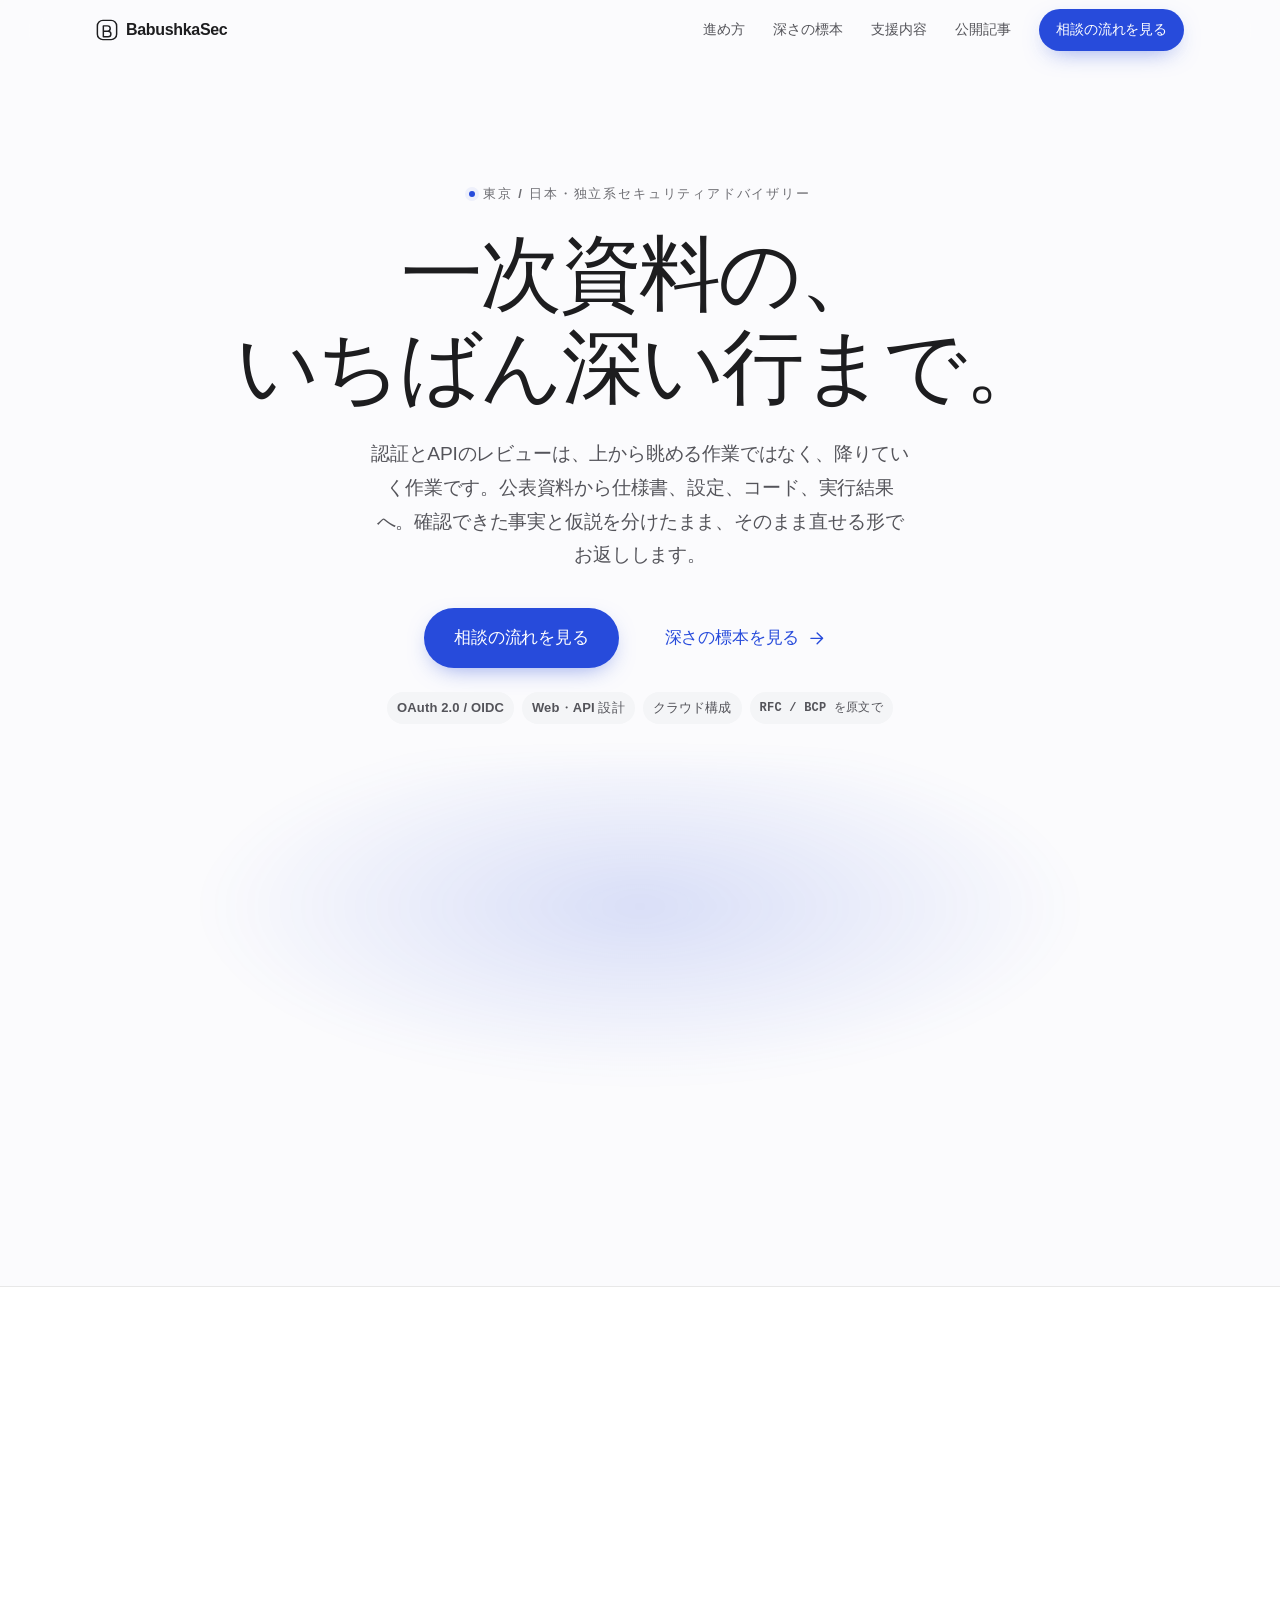
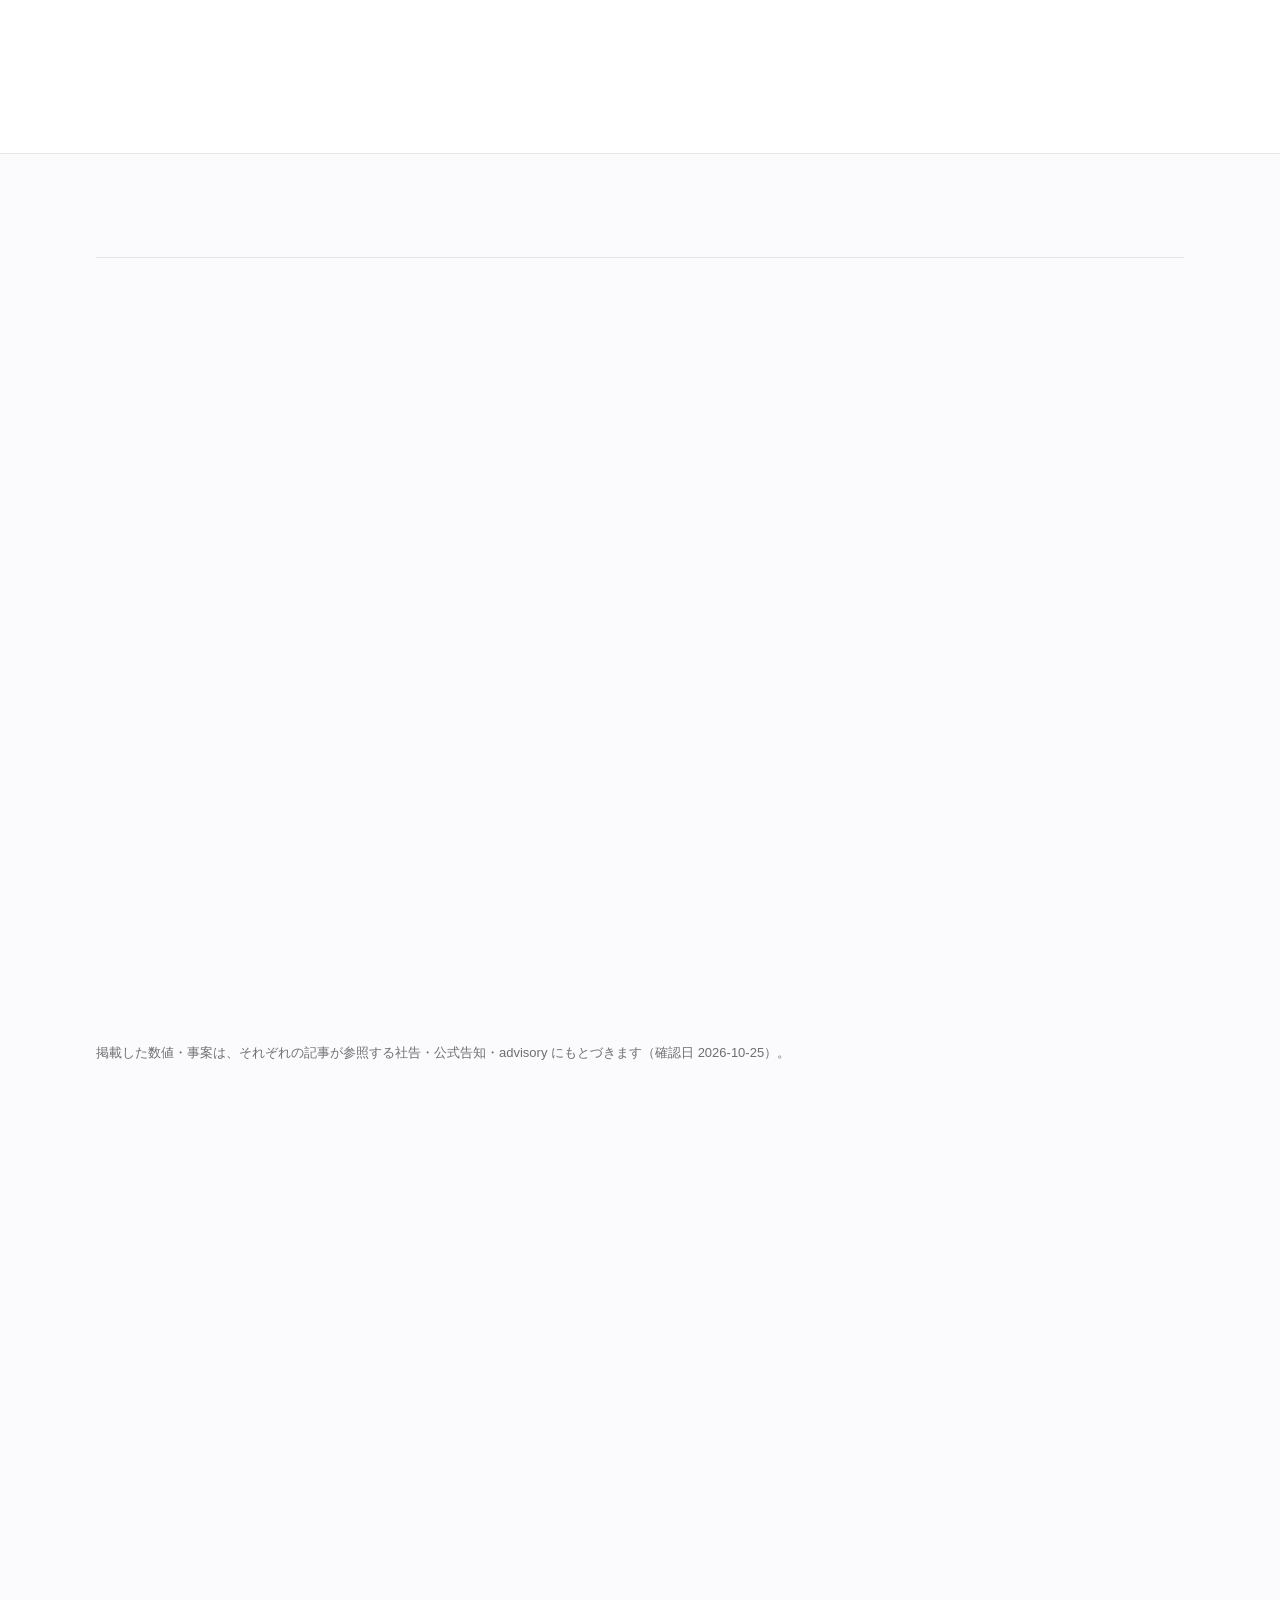
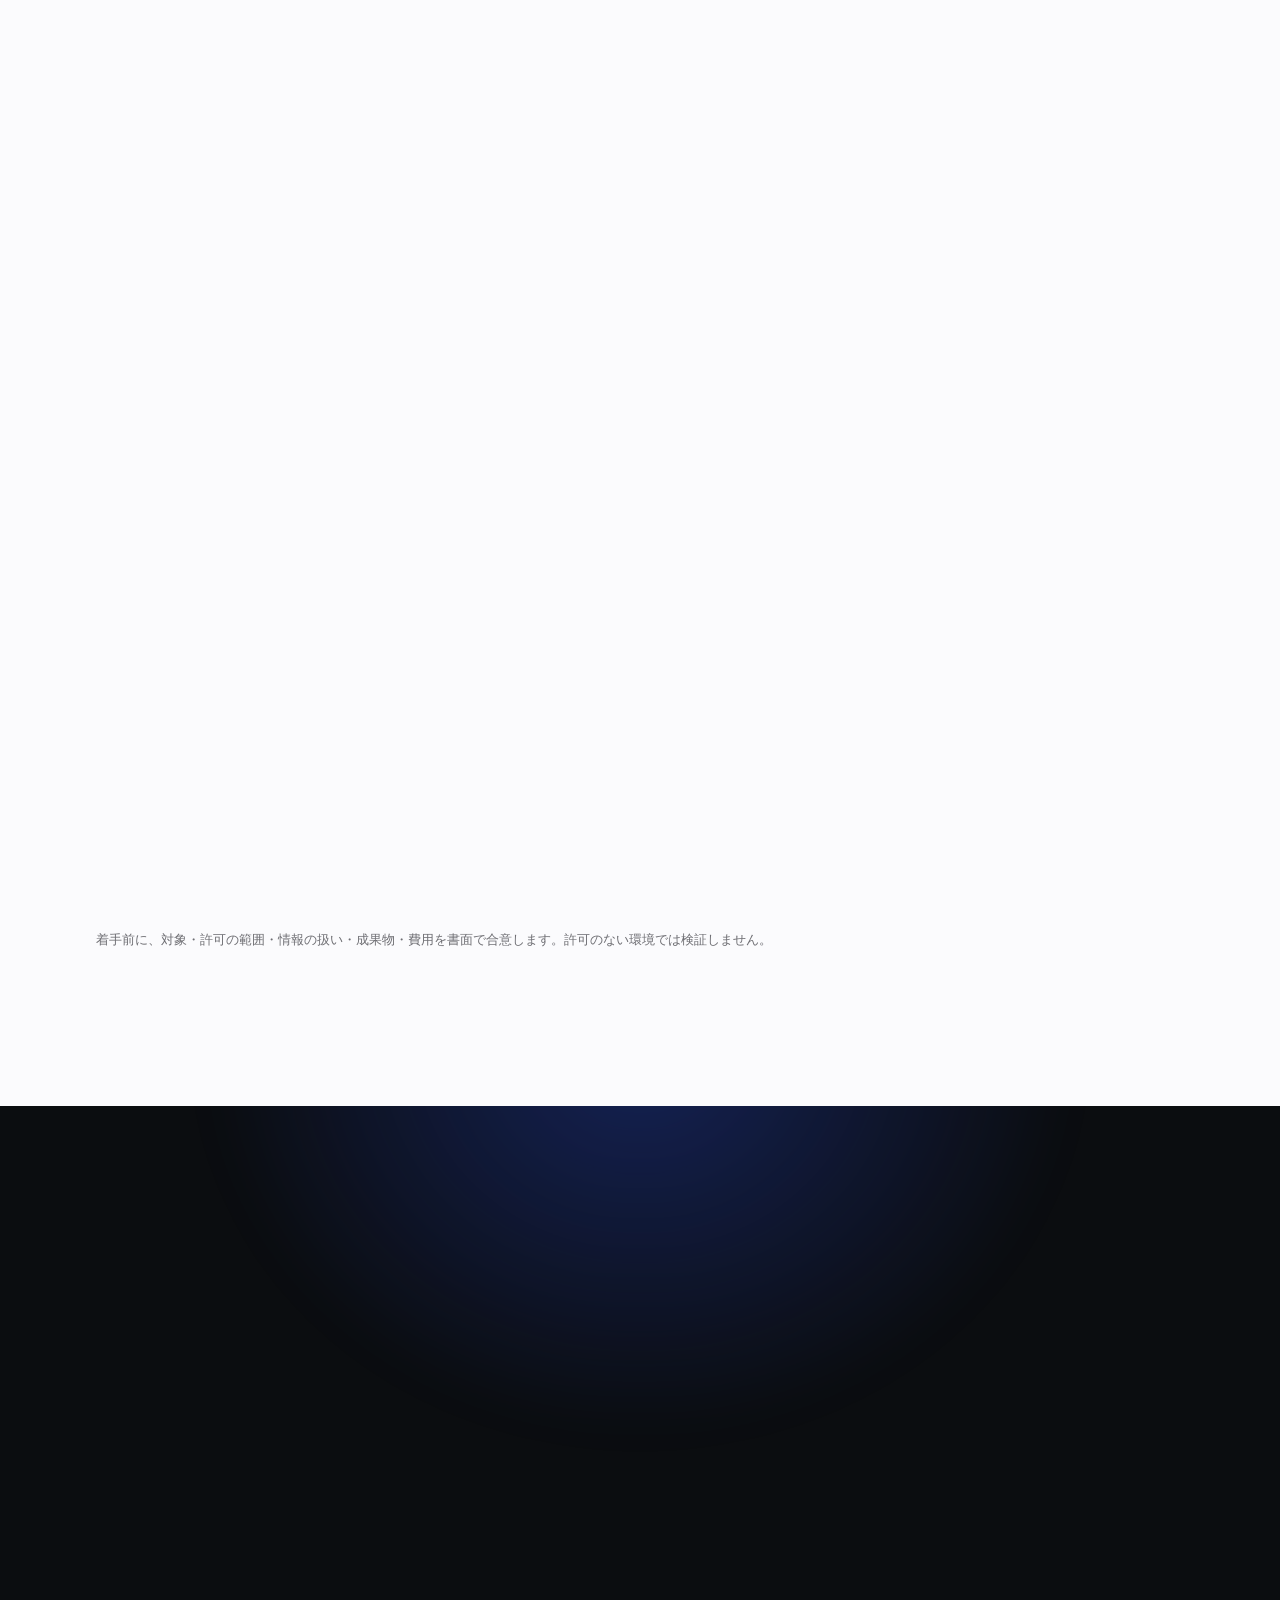
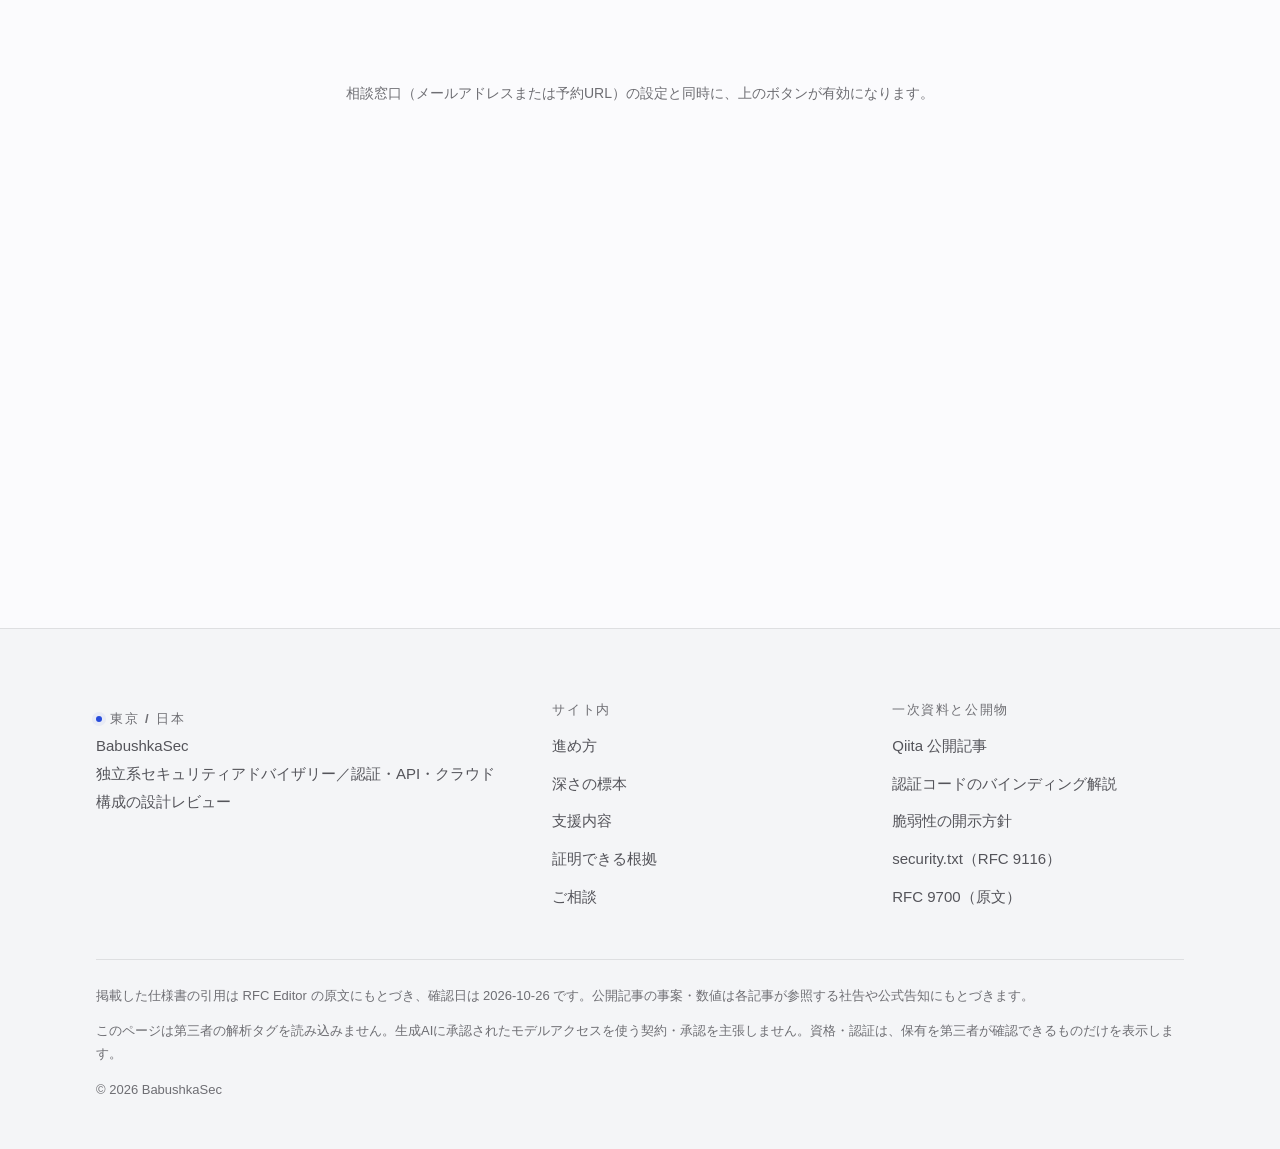
<file: index.html>
<!DOCTYPE html><html lang="ja"><head><meta charset="UTF-8"><meta name="viewport" content="width=device-width, initial-scale=1"><meta http-equiv="Content-Security-Policy" content="default-src 'self'; script-src 'self'; style-src 'self'; img-src 'self' data:; font-src 'self'; connect-src 'self'; object-src 'none'; base-uri 'self'; form-action 'none'; frame-ancestors 'none'"><meta name="referrer" content="strict-origin-when-cross-origin"><title>BabushkaSec｜一次資料の、いちばん深い行まで。</title><meta name="description" content="東京の独立系セキュリティアドバイザリー。認証・API・クラウド構成の設計レビューを、公表資料・仕様書・設定・コード・実行結果の5階層に降りて、推測と確認を分けたまま届けます。"><link rel="canonical" href="https://security.babushkai.com/"><link rel="icon" href="/favicon.svg" type="image/svg+xml"><meta name="robots" content="noindex, nofollow"><meta property="og:type" content="website"><meta property="og:locale" content="ja_JP"><meta property="og:site_name" content="BabushkaSec"><meta property="og:title" content="BabushkaSec｜一次資料の、いちばん深い行まで。"><meta property="og:description" content="東京の独立系セキュリティアドバイザリー。認証・API・クラウド構成の設計レビューを、公表資料・仕様書・設定・コード・実行結果の5階層に降りて、推測と確認を分けたまま届けます。"><meta property="og:url" content="https://security.babushkai.com/"><meta property="og:image" content="https://security.babushkai.com/og.png"><meta property="og:image:width" content="1200"><meta property="og:image:height" content="630"><meta property="og:image:alt" content="BabushkaSec｜一次資料の、いちばん深い行まで。"><meta name="twitter:card" content="summary_large_image"><meta name="theme-color" content="#fbfbfd"><link rel="stylesheet" href="/_astro/style.vSEzoJES.css"></head><body><a class="skip-link" href="#main">本文へ移動</a><header class="site-header"><div class="shell header-inner"><a class="brand" href="/" aria-label="BabushkaSec ホーム"><svg viewBox="0 0 24 24" aria-hidden="true" fill="none"><rect x="1.5" y="1.5" width="21" height="21" rx="6" stroke="currentColor" stroke-width="1.6"></rect><path d="M8 7.5h4.6a2.9 2.9 0 0 1 0 5.8H8V7.5Zm0 5.8h5.2a3.05 3.05 0 0 1 0 6.1H8v-6.1Z" stroke="currentColor" stroke-width="1.6" stroke-linejoin="round"></path></svg><span>BabushkaSec</span></a><nav class="primary-nav" aria-label="メインナビゲーション"><div class="nav-links"><a href="/#method">進め方</a><a href="/#depth">深さの標本</a><a href="/#services">支援内容</a><a href="/#writing">公開記事</a></div><a class="btn btn-primary header-cta" href="/#contact">相談の流れを見る</a></nav></div></header><main id="main"><section class="hero shell" aria-labelledby="hero-title"><p class="eyebrow" data-reveal><span class="dot" aria-hidden="true"></span>東京 / 日本・独立系セキュリティアドバイザリー</p><h1 id="hero-title" data-reveal data-step="1">一次資料の、<br>いちばん深い行まで。</h1><p class="lead" data-reveal data-step="2">認証とAPIのレビューは、上から眺める作業ではなく、降りていく作業です。公表資料から仕様書、設定、コード、実行結果へ。確認できた事実と仮説を分けたまま、そのまま直せる形でお返しします。</p><div class="hero-actions" data-reveal data-step="3"><a class="btn btn-primary btn-lg" href="#process">相談の流れを見る</a><a class="btn btn-quiet btn-lg" href="#depth">深さの標本を見る<svg class="arrow" viewBox="0 0 24 24" fill="none" aria-hidden="true"><path d="M5 12h14m-6-7 7 7-7 7" stroke="currentColor" stroke-width="1.8" stroke-linecap="round" stroke-linejoin="round"></path></svg></a></div><ul class="hero-meta" data-reveal data-step="4"><li class="chip">OAuth 2.0 / OIDC</li><li class="chip">Web・API 設計</li><li class="chip">クラウド構成</li><li class="chip chip-mono">RFC / BCP を原文で</li></ul><div class="artifact-wrap"><div class="artifact-glow" aria-hidden="true"></div><figure class="artifact" data-reveal data-step="2"><div class="artifact-bar"><span class="lights" aria-hidden="true"><i></i><i></i><i></i></span><span class="chip chip-mono">RFC 9700 §2.1.1</span><span>Authorization Code Grant Clients</span></div><div class="artifact-body"><blockquote class="spec-quote">If a client sends a valid PKCE code_challenge parameter in the authorization request, the authorization server <mark>MUST enforce the correct usage of code_verifier</mark> at the token endpoint.</blockquote><dl class="test-panel"><div class="test-row"><dt>REQUEST</dt><dd>正しい認可コード ／ 対応しない verifier</dd></div><div class="test-row"><dt>EXPECTED</dt><dd><span class="chip chip-reject">REJECT</span> トークンを発行しない</dd></div><div class="test-row"><dt>EVIDENCE</dt><dd>応答コードとサーバログの残り方</dd></div></dl></div><figcaption class="visually-hidden">RFC 9700 の要求文と、それを検証する負のテストの組み立て例</figcaption></figure></div></section><section id="signals" class="band" aria-labelledby="signals-title"><div class="shell band-inner"><div><p class="eyebrow" data-reveal><span class="dot" aria-hidden="true"></span>01 / Signals</p><h2 id="signals-title" data-reveal data-step="1">インシデントは、<br>公表された瞬間から入力になる。</h2><p class="lead measure" data-reveal data-step="2">社名や件数を並べることは、目的ではありません。何が壊れて、どの階層で防げたのか。公表された事案を、設計の問いに戻して読んでいます。</p></div><div class="metrics" data-reveal data-step="3"><a class="metric" href="https://qiita.com/emi_ndk/items/09d1a32bc293584815b5" target="_blank" rel="noopener noreferrer"><b>約1,079万件</b><span>個人情報漏えい<br>公開記事で一次資料を参照</span></a><a class="metric" href="https://qiita.com/emi_ndk/items/503d8fc11a63f2c9453d" target="_blank" rel="noopener noreferrer"><b>CVSS v4.0 9系</b><span>RCE<br>公開記事で一次資料を参照</span></a><a class="metric" href="https://qiita.com/emi_ndk/items/0aac69d8a962d2413d9d" target="_blank" rel="noopener noreferrer"><b>100万台</b><span>インターネット調査<br>公開記事で一次資料を参照</span></a><a class="metric" href="https://qiita.com/emi_ndk/items/8e6607a09cb8ff86c298" target="_blank" rel="noopener noreferrer"><b>CVSS 9.9</b><span>開発ツール<br>公開記事で一次資料を参照</span></a></div></div></section><section class="section-tight" aria-labelledby="ledger-title"><div class="shell"><h2 id="ledger-title" class="visually-hidden">公表された事案の一覧</h2><div class="ledger"><a class="ledger-row" href="https://qiita.com/emi_ndk/items/09d1a32bc293584815b5" target="_blank" rel="noopener noreferrer" data-reveal data-step="1"><p class="ledger-date">2026.10.23</p><div class="ledger-main"><h3>焼肉きんぐ・ローソン・カプコン。相次ぐ漏えいを社名一覧で読む</h3><p>各社の公表資料をもとに、登録数に対する割合と利用者側の行動まで整理。</p></div><p class="ledger-metric">約1,079万件<br><span class="chip">個人情報漏えい</span></p><svg class="ledger-arrow" viewBox="0 0 24 24" fill="none" aria-hidden="true"><path d="M5 12h14m-6-7 7 7-7 7" stroke="currentColor" stroke-width="1.8" stroke-linecap="round" stroke-linejoin="round"></path></svg></a><a class="ledger-row" href="https://qiita.com/emi_ndk/items/503d8fc11a63f2c9453d" target="_blank" rel="noopener noreferrer" data-reveal data-step="2"><p class="ledger-date">2026.10.22</p><div class="ledger-main"><h3>PHP本体に認証不要RCE「PHP2Shell」</h3><p>アプリを更新しても残る、ランタイム側の話。対象バージョンの読み方を解説。</p></div><p class="ledger-metric">CVSS v4.0 9系<br><span class="chip">RCE</span></p><svg class="ledger-arrow" viewBox="0 0 24 24" fill="none" aria-hidden="true"><path d="M5 12h14m-6-7 7 7-7 7" stroke="currentColor" stroke-width="1.8" stroke-linecap="round" stroke-linejoin="round"></path></svg></a><a class="ledger-row" href="https://qiita.com/emi_ndk/items/0aac69d8a962d2413d9d" target="_blank" rel="noopener noreferrer" data-reveal data-step="3"><p class="ledger-date">2026-05-24</p><div class="ledger-main"><h3>公開されているAIサービスを100万台スキャンした結果</h3><p>自分たちの運用が、外からどう見えているか。推測ではなく計測で示す。</p></div><p class="ledger-metric">100万台<br><span class="chip">インターネット調査</span></p><svg class="ledger-arrow" viewBox="0 0 24 24" fill="none" aria-hidden="true"><path d="M5 12h14m-6-7 7 7-7 7" stroke="currentColor" stroke-width="1.8" stroke-linecap="round" stroke-linejoin="round"></path></svg></a><a class="ledger-row" href="https://qiita.com/emi_ndk/items/8e6607a09cb8ff86c298" target="_blank" rel="noopener noreferrer" data-reveal data-step="4"><p class="ledger-date">2026-05-03</p><div class="ledger-main"><h3>Cursor に「git clone」するだけで端末が乗っ取られる脆弱性</h3><p>信頼の境界が「リポジトリ」にずれていた話。IDE時代の脅威モデル。</p></div><p class="ledger-metric">CVSS 9.9<br><span class="chip">開発ツール</span></p><svg class="ledger-arrow" viewBox="0 0 24 24" fill="none" aria-hidden="true"><path d="M5 12h14m-6-7 7 7-7 7" stroke="currentColor" stroke-width="1.8" stroke-linecap="round" stroke-linejoin="round"></path></svg></a><a class="ledger-row" href="https://qiita.com/emi_ndk/items/2332ff5c93e63ab736ad" target="_blank" rel="noopener noreferrer" data-reveal data-step="4"><p class="ledger-date">2026-03-25</p><div class="ledger-main"><h3>LiteLLM が乗っ取られ、インストールだけで認証情報が抜かれた</h3><p>依存関係の1つが、会社の境界になる。公開パッケージの点検手順へ落とす。</p></div><p class="ledger-metric">月間9,500万DL<br><span class="chip">サプライチェーン</span></p><svg class="ledger-arrow" viewBox="0 0 24 24" fill="none" aria-hidden="true"><path d="M5 12h14m-6-7 7 7-7 7" stroke="currentColor" stroke-width="1.8" stroke-linecap="round" stroke-linejoin="round"></path></svg></a><a class="ledger-row" href="https://qiita.com/emi_ndk/items/bf3b5f0f3eef99a4d124" target="_blank" rel="noopener noreferrer" data-reveal data-step="4"><p class="ledger-date">2026-02-15</p><div class="ledger-main"><h3>AIエージェント配布物の実態と、史上最悪級のサプライチェーン攻撃</h3><p>「動くものを入れる」こと自体がリスクになる時代の受け入れ基準。</p></div><p class="ledger-metric">12%がマルウェア<br><span class="chip">サプライチェーン</span></p><svg class="ledger-arrow" viewBox="0 0 24 24" fill="none" aria-hidden="true"><path d="M5 12h14m-6-7 7 7-7 7" stroke="currentColor" stroke-width="1.8" stroke-linecap="round" stroke-linejoin="round"></path></svg></a></div><p class="footnote">掲載した数値・事案は、それぞれの記事が参照する社告・公式告知・advisory にもとづきます（確認日 2026-10-25）。</p></div></section><section id="method" class="section" aria-labelledby="method-title"><div class="shell"><div class="section-head"><p class="eyebrow" data-reveal><span class="dot" aria-hidden="true"></span>02 / Method</p><h2 id="method-title" data-reveal data-step="1">5つの階層を、<br>順番に降りていく。</h2><p class="lead measure" data-reveal data-step="2">「レビュー」の実力は、どこで止まるかで決まります。私たちは上から順に降りていき、各層で得られたものだけを材料にします。</p></div><div class="deck"><article class="layer-card" data-reveal><div><p class="layer-index">01 / 05</p><h3>公表資料</h3><p class="layer-en">Primary notice</p></div><div><p>社告・再発防止策・監督官庁の資料。何が「公表された事実」で、何が報道ベースかを最初に切り分けます。</p><p>ここが曖昧な指摘は、経営層への説明で必ず崩れます。</p></div></article><article class="layer-card" data-reveal><div><p class="layer-index">02 / 05</p><h3>仕様書・BCP</h3><p class="layer-en">RFC / BCP</p></div><div><p>RFC と Security Best Current Practice を原文で読み、MUST の範囲と、仕様が沈黙している箇所を分けます。</p><p>「推奨」を「必須」として渡さないことが、実装チームの信頼につながります。</p></div></article><article class="layer-card" data-reveal><div><p class="layer-index">03 / 05</p><h3>設定</h3><p class="layer-en">Configuration</p></div><div><p>ライブラリの既定値、プロキシ、CORS、Cookie、トークン有効期間。仕様が及ばない判断は設定に宿ります。</p><p>同じコードでも、設定だけで防御が反転する箇所を特定します。</p></div></article><article class="layer-card" data-reveal><div><p class="layer-index">04 / 05</p><h3>コード</h3><p class="layer-en">Implementation</p></div><div><p>検証の分岐が本当に効いているか。ミドルウェアの順序と、例外経路でのバイパスまで確認します。</p><p>「入っている」ことと「効いている」ことは、別の話です。</p></div></article><article class="layer-card" data-reveal><div><p class="layer-index">05 / 05</p><h3>実行結果</h3><p class="layer-en">Observed behaviour</p></div><div><p>拒否されるはずの要求を、実際に送って確かめます。期待した応答とログの残りが証拠になります。</p><p>許可された環境で、合意した期間だけ。ここを超えないことが前提です。</p></div></article></div></div></section><section id="depth" class="section" aria-labelledby="depth-title"><div class="shell"><div class="section-head"><p class="eyebrow" data-reveal><span class="dot" aria-hidden="true"></span>03 / Depth</p><h2 id="depth-title" data-reveal data-step="1">仕様の一行を、<br>検証できる問いに変える。</h2><p class="lead measure" data-reveal data-step="2">レビューの一場面を、そのまま4つ置いています。原文の要求・どこを見るか・何を送るか・何が起きるべきか。この順で読める形で渡します。</p></div><div data-reveal data-step="3"><details class="fold" open><summary><span class="chip chip-mono">OAuth 2.0</span><span class="fold-question">認可コードは、認可を始めた要求と結び付いていますか。</span><svg class="chevron" viewBox="0 0 24 24" fill="none" aria-hidden="true"><path d="m6 9 6 6 6-6" stroke="currentColor" stroke-width="1.8" stroke-linecap="round"></path></svg></summary><div class="fold-body"><blockquote class="fold-quote"><p class="spec-quote">If a client sends a valid PKCE code_challenge parameter in the authorization request, the authorization server MUST enforce the correct usage of code_verifier at the token endpoint.</p><p class="fold-translation">認可要求で有効な code_challenge を受け取った場合、認可サーバはトークンエンドポイントで code_verifier の正しい利用を強制しなければならない。</p><cite class="fold-cite"><a href="https://www.rfc-editor.org/rfc/rfc9700.html#section-2.1.1" target="_blank" rel="noopener noreferrer">RFC 9700 §2.1.1 — Authorization Code Grant Clients<svg class="arrow" viewBox="0 0 24 24" fill="none" aria-hidden="true"><path d="M5 12h14m-6-7 7 7-7 7" stroke="currentColor" stroke-width="1.8" stroke-linecap="round" stroke-linejoin="round"></path></svg></a></cite></blockquote><div class="fold-grid"><div class="fold-cell"><h4>どこを見る</h4><p>認可要求で code_challenge を記録し、トークン交換時に照合している箇所。S256 以外の challenge_method を受け付けていないかも同時に確認します。</p></div><div class="fold-cell"><h4>何を送る</h4><p>正しい認可コードに対して、対応しない code_verifier を送る。</p></div><div class="fold-cell"><h4>何が起きるべきか</h4><p>トークンを発行せず拒否する。ログには利用可能な範囲で拒否理由が残る。</p></div></div><p class="fold-note">「PKCE を有効にした」だけでは結論になりません。検証が効いているかを、下向き攻撃（challenge なしの要求で verifier だけ送る）のケースまで含めて確かめます。<a class="btn btn-quiet" href="/notes/oauth-authorization-code/">この1件を、最後まで掘った解説を読む<svg class="arrow" viewBox="0 0 24 24" fill="none" aria-hidden="true"><path d="M5 12h14m-6-7 7 7-7 7" stroke="currentColor" stroke-width="1.8" stroke-linecap="round" stroke-linejoin="round"></path></svg></a></p></div></details><details class="fold"><summary><span class="chip chip-mono">OAuth 2.0</span><span class="fold-question">リダイレクトURIは、事前登録値と完全一致で比較されていますか。</span><svg class="chevron" viewBox="0 0 24 24" fill="none" aria-hidden="true"><path d="m6 9 6 6 6-6" stroke="currentColor" stroke-width="1.8" stroke-linecap="round"></path></svg></summary><div class="fold-body"><blockquote class="fold-quote"><p class="spec-quote">When comparing client redirection URIs against pre-registered URIs, authorization servers MUST utilize exact string matching except for port numbers in localhost redirection URIs of native apps.</p><p class="fold-translation">クライアントのリダイレクトURIを事前登録済みのURIと比較するとき、ネイティブアプリの localhost リダイレクトURIのポート番号を除き、認可サーバは完全一致による照合を用いなければならない。</p><cite class="fold-cite"><a href="https://www.rfc-editor.org/rfc/rfc9700.html#section-2.1" target="_blank" rel="noopener noreferrer">RFC 9700 §2.1 — Protecting Redirect-Based Flows<svg class="arrow" viewBox="0 0 24 24" fill="none" aria-hidden="true"><path d="M5 12h14m-6-7 7 7-7 7" stroke="currentColor" stroke-width="1.8" stroke-linecap="round" stroke-linejoin="round"></path></svg></a></cite></blockquote><div class="fold-grid"><div class="fold-cell"><h4>どこを見る</h4><p>部分一致・プレフィックス一致・ワイルドカードを許している登録運用。開かれたリダイレクタがクライアント側に残っていないかも見ます。</p></div><div class="fold-cell"><h4>何を送る</h4><p>登録済みのパスの前置部分に一致する、別の経路やサブドメインへ向かうURIを認可要求に使う。</p></div><div class="fold-cell"><h4>何が起きるべきか</h4><p>認可画面を進めず、redirect_uri は無効として拒否する。</p></div></div><p class="fold-note">「自社ドメインなら許す」という運用は、ここで壊れます。仕様は例外を1つしか挙げていない、という話を根拠にできます。</p></div></details><details class="fold"><summary><span class="chip chip-mono">JWT</span><span class="fold-question">署名が正しい別用途のトークンを、受け入れていませんか。</span><svg class="chevron" viewBox="0 0 24 24" fill="none" aria-hidden="true"><path d="m6 9 6 6 6-6" stroke="currentColor" stroke-width="1.8" stroke-linecap="round"></path></svg></summary><div class="fold-body"><blockquote class="fold-quote"><p class="spec-quote">the relying party or application MUST validate the audience value, and if the audience value is not present or not associated with the recipient, it MUST reject the JWT.</p><p class="fold-translation">信頼する側（リライングパーティ）またはアプリケーションは aud の値を検証しなければならず、aud が存在しない場合や受け手と関連付けられない場合は、その JWT を拒否しなければならない。</p><cite class="fold-cite"><a href="https://www.rfc-editor.org/rfc/rfc8725.html#section-3.9" target="_blank" rel="noopener noreferrer">RFC 8725 §3.9 — Use and Validate Audience<svg class="arrow" viewBox="0 0 24 24" fill="none" aria-hidden="true"><path d="M5 12h14m-6-7 7 7-7 7" stroke="currentColor" stroke-width="1.8" stroke-linecap="round" stroke-linejoin="round"></path></svg></a></cite></blockquote><div class="fold-grid"><div class="fold-cell"><h4>どこを見る</h4><p>署名検証と iss チェックの後に、aud をこの API の値と照合しているか。内部API間でトークンが流れ込んでいないかをあわせて確認します。</p></div><div class="fold-cell"><h4>何を送る</h4><p>署名も issuer も正しいが、別のサービス向けに発行されたトークンを送る。</p></div><div class="fold-cell"><h4>何が起きるべきか</h4><p>認証情報として受け入れず、保護対象へのアクセスを拒否する。</p></div></div><p class="fold-note">「署名が通った」は検証の途中経過でしかありません。用途の境界まで確かめて初めて合格と呼べます。</p></div></details><details class="fold"><summary><span class="chip chip-mono">HTTP</span><span class="fold-question">タイムアウト後の再送で、注文は二重になりませんか。</span><svg class="chevron" viewBox="0 0 24 24" fill="none" aria-hidden="true"><path d="m6 9 6 6 6-6" stroke="currentColor" stroke-width="1.8" stroke-linecap="round"></path></svg></summary><div class="fold-body"><blockquote class="fold-quote"><p class="spec-quote">Of the request methods defined by this specification, PUT, DELETE, and safe request methods are idempotent.</p><p class="fold-translation">この仕様が定義する要求メソッドのうち、冪等なのは PUT、DELETE、および安全な要求メソッドである。</p><cite class="fold-cite"><a href="https://www.rfc-editor.org/rfc/rfc9110.html#section-9.2.2" target="_blank" rel="noopener noreferrer">RFC 9110 §9.2.2 — Idempotent Methods<svg class="arrow" viewBox="0 0 24 24" fill="none" aria-hidden="true"><path d="M5 12h14m-6-7 7 7-7 7" stroke="currentColor" stroke-width="1.8" stroke-linecap="round" stroke-linejoin="round"></path></svg></a></cite></blockquote><div class="fold-grid"><div class="fold-cell"><h4>どこを見る</h4><p>POST の再送が起きたときに業務処理を一度に束縛する識別子と、その一意性・有効期間・同時実行の扱い。</p></div><div class="fold-cell"><h4>何を送る</h4><p>応答を読む前に同じ業務要求を再送する。同時に2本流すケースも入れる。</p></div><div class="fold-cell"><h4>何が起きるべきか</h4><p>合意した業務仕様に従い、同じ注文を二重に作成しない。</p></div></div><p class="fold-note">注意すべきは逆方向です。HTTP は冪等の作り方を規定しないので、キー方式の選択は事業設計の話になります。ここを仕様側のせいにして放置している実装をよく見ます。</p></div></details></div></div></section><section id="services" class="section" aria-labelledby="services-title"><div class="shell"><div class="section-head"><p class="eyebrow" data-reveal><span class="dot" aria-hidden="true"></span>04 / Services</p><h2 id="services-title" data-reveal data-step="1">指摘ではなく、<br>判断と手順を納品する。</h2><p class="lead measure" data-reveal data-step="2">経営層が意思決定できる要約と、実装チームがそのまま動ける手順を、同じ成果物の中に分けて書きます。</p></div><div class="grid-cards" data-reveal data-step="3"><article class="card card-pad service"><p class="service-no">01</p><h3>アーキテクチャレビュー</h3><p>仕様書の意図と、実装された前提のズレを特定します。</p><ul><li>OAuth / OIDC のフローとトークン設計</li><li>テナント・組織境界と権限モデル</li><li>信頼境界とデータフローの脅威モデリング</li></ul><p class="service-output"><b>お渡しするもの</b>リスクの整理 / 設計上の論点 / 優先順位つきの改善案</p></article><article class="card card-pad service"><p class="service-no">02</p><h3>Web・API 実装レビュー</h3><p>「直せる形」で返すために、コードと挙動まで読みます。</p><ul><li>合意した範囲のコード・設定・ログの読解</li><li>拒否すべき条件（負のケース）の具体化</li><li>修正後に何を再検証するかまで明記</li></ul><p class="service-output"><b>お渡しするもの</b>根拠 / 確認手順 / 修正方針 / 回帰テスト案</p></article><article class="card card-pad service"><p class="service-no">03</p><h3>継続アドバイザリー</h3><p>レビューで終わらせず、設計判断に残ります。</p><ul><li>設計・リリース前のセカンドオピニオン</li><li>指摘の選別と優先順位づけの支援</li><li>インシデント時の影響範囲切り分け相談</li></ul><p class="service-output"><b>お渡しするもの</b>合意記録 / 判断の根拠 / 改善計画の更新</p></article></div><p class="footnote">着手前に、対象・許可の範囲・情報の扱い・成果物・費用を書面で合意します。許可のない環境では検証しません。</p></div></section><section id="ai" class="section night" aria-labelledby="ai-title"><div class="shell"><div class="section-head"><p class="eyebrow" data-reveal><span class="dot" aria-hidden="true"></span>05 / AI</p><h2 id="ai-title" data-reveal data-step="1">AIは、速い。<br>だから証拠にはならない。</h2><p class="lead measure" data-reveal data-step="2">読解と下書きに使い、結論には人の名前を残します。顧客の情報をどこに入れるかは、契約の前に決めるべき項目だと考えています。</p></div><div class="split" data-reveal data-step="3"><div class="night-card"><h3>使う工程</h3><ul class="check-list"><li><svg class="mark-use" viewBox="0 0 24 24" fill="none" aria-hidden="true"><path d="m5 13 4 4L19 7" stroke="currentColor" stroke-width="2" stroke-linecap="round" stroke-linejoin="round"></path></svg>一次資料とRFCの横断的な検索と突合</li><li><svg class="mark-use" viewBox="0 0 24 24" fill="none" aria-hidden="true"><path d="m5 13 4 4L19 7" stroke="currentColor" stroke-width="2" stroke-linecap="round" stroke-linejoin="round"></path></svg>読了に時間のかかるコードの下読み</li><li><svg class="mark-use" viewBox="0 0 24 24" fill="none" aria-hidden="true"><path d="m5 13 4 4L19 7" stroke="currentColor" stroke-width="2" stroke-linecap="round" stroke-linejoin="round"></path></svg>負のケース（拒否条件）のテスト案起草</li><li><svg class="mark-use" viewBox="0 0 24 24" fill="none" aria-hidden="true"><path d="m5 13 4 4L19 7" stroke="currentColor" stroke-width="2" stroke-linecap="round" stroke-linejoin="round"></path></svg>報告書の骨子と用語の統一</li></ul></div><div class="night-card"><h3>やらないこと</h3><ul class="check-list"><li><svg class="mark-guard" viewBox="0 0 24 24" fill="none" aria-hidden="true"><path d="M7 7l10 10M17 7 7 17" stroke="currentColor" stroke-width="2" stroke-linecap="round"></path></svg>結論・重大度の判断・納品物の責任は人が持つ</li><li><svg class="mark-guard" viewBox="0 0 24 24" fill="none" aria-hidden="true"><path d="M7 7l10 10M17 7 7 17" stroke="currentColor" stroke-width="2" stroke-linecap="round"></path></svg>顧客の生データ・認証情報・ソースを無断で投入しない</li><li><svg class="mark-guard" viewBox="0 0 24 24" fill="none" aria-hidden="true"><path d="M7 7l10 10M17 7 7 17" stroke="currentColor" stroke-width="2" stroke-linecap="round"></path></svg>生成結果をそのまま指摘として書かない</li><li><svg class="mark-guard" viewBox="0 0 24 24" fill="none" aria-hidden="true"><path d="M7 7l10 10M17 7 7 17" stroke="currentColor" stroke-width="2" stroke-linecap="round"></path></svg>道具と制約（モデル・アクセス区分）は報告書に記録する</li></ul></div></div><div class="disclosure" data-reveal data-step="4"><p class="disclosure-title">検証済みのモデルアクセスについて</p><div><p>Anthropic の Cyber Verification Program、OpenAI の Trusted Access for Cyber は、防御的なセキュリティ作業向けの検証済みアクセスです。顧客への提供には別途承認が必要とされていることを踏まえ、自社の事業形（自社スタッフが顧客のシステムに対して働き、完成した成果物だけを渡す形）で申請できる経路を確認しています。</p><div class="program-list"><a href="https://www.anthropic.com/news/cyber-verification-program" target="_blank" rel="noopener noreferrer"><em>ANTHROPIC</em>Cyber Verification Program（公式）</a><a href="https://learn.chatgpt.com/docs/cyber-safety" target="_blank" rel="noopener noreferrer"><em>OPENAI</em>Trusted Access for Cyber（公式）</a><span><em>STATUS</em>申請方針の整理中。承認・契約関係は主張しません。</span></div></div></div></div></section><section id="writing" class="section" aria-labelledby="writing-title"><div class="shell"><div class="section-head"><p class="eyebrow" data-reveal><span class="dot" aria-hidden="true"></span>06 / Profile</p><h2 id="writing-title" data-reveal data-step="1">知見は、<br>先に開いておく。</h2></div><div class="about-grid"><div class="person" data-reveal><p class="person-name">Daisuke</p><p class="person-role">独立系セキュリティアドバイザリー。元 Google Cloud Vertex AI エンジニア、Mr MLOps / BabushkaML 創設者。<br>仕様書とコードと実行結果を行き来しながら、日本語で説明できる状態にします。</p><ul class="principles"><li>一次資料に当たる。要約を信じない。</li><li>確認できたことと推測を、書いたまま分ける。</li><li>次の行動が残る形で渡す。</li></ul><a class="btn btn-quiet" href="https://qiita.com/emi_ndk" target="_blank" rel="noopener noreferrer">Qiita で公開記事を読む<svg class="arrow" viewBox="0 0 24 24" fill="none" aria-hidden="true"><path d="M5 12h14m-6-7 7 7-7 7" stroke="currentColor" stroke-width="1.8" stroke-linecap="round" stroke-linejoin="round"></path></svg></a></div><div class="writing" data-reveal data-step="1"><div><h3>セキュリティ</h3><ul><li><a href="https://qiita.com/emi_ndk/items/09d1a32bc293584815b5" target="_blank" rel="noopener noreferrer"><time datetime="2026-10-23">2026-10-23</time>相次ぐ個人情報漏えいを、各社の一次資料から読む</a></li><li><a href="https://qiita.com/emi_ndk/items/503d8fc11a63f2c9453d" target="_blank" rel="noopener noreferrer"><time datetime="2026-10-22">2026-10-22</time>PHP本体に認証不要RCE「PHP2Shell」の確認手順</a></li><li><a href="https://qiita.com/emi_ndk/items/a36051a97d3b0670bedd" target="_blank" rel="noopener noreferrer"><time datetime="2026-05-26">2026-05-26</time>AIセキュリティ地獄絵図2026｜CVE・攻撃手法・防御策</a></li><li><a href="https://qiita.com/emi_ndk/items/0aac69d8a962d2413d9d" target="_blank" rel="noopener noreferrer"><time datetime="2026-05-24">2026-05-24</time>100万台のAIサービスをスキャンして見えた運用の実態</a></li><li><a href="https://qiita.com/emi_ndk/items/8e6607a09cb8ff86c298" target="_blank" rel="noopener noreferrer"><time datetime="2026-05-03">2026-05-03</time>Cursor の git clone 脆弱性（CVSS 9.9）の攻撃経路</a></li><li><a href="https://qiita.com/emi_ndk/items/2332ff5c93e63ab736ad" target="_blank" rel="noopener noreferrer"><time datetime="2026-03-25">2026-03-25</time>LiteLLM が乗っ取られたサプライチェーン攻撃の全貌</a></li><li><a href="https://qiita.com/emi_ndk/items/bf3b5f0f3eef99a4d124" target="_blank" rel="noopener noreferrer"><time datetime="2026-02-15">2026-02-15</time>AIエージェント配布物の12%がマルウェアだった件</a></li></ul></div><div><h3>AI・エンジニアリング</h3><ul><li><a href="https://qiita.com/emi_ndk/items/9138a0ae483c074f34ad" target="_blank" rel="noopener noreferrer"><time datetime="2026-10-24">2026-10-24</time>AlphaEarth をめぐる3製品の論文を、自分のデータで比べる</a></li><li><a href="https://qiita.com/emi_ndk/items/39f51e80649fda8366e1" target="_blank" rel="noopener noreferrer"><time datetime="2026-10-06">2026-10-06</time>音声AIの「100ms」は待ち時間ではない。今日測るべき応答時間</a></li><li><a href="https://qiita.com/emi_ndk/items/71baa462e6e06bf614cb" target="_blank" rel="noopener noreferrer"><time datetime="2026-02-01">2026-02-01</time>MCP Tool Search でトークンを85%削減する</a></li></ul></div></div></div></div></section><section id="trust" class="section-tight" aria-labelledby="trust-title"><div class="shell"><div class="section-head"><p class="eyebrow" data-reveal><span class="dot" aria-hidden="true"></span>07 / Evidence</p><h2 id="trust-title" data-reveal data-step="1">証明できないものは、<br>置きません。</h2><p class="lead measure" data-reveal data-step="2">バッジは、第三者が自分で確認できる形で初めて情報になります。未取得の資格や認証のロゴを並べる代わりに、今日この瞬間に検証できる根拠だけを置いています。</p></div><h3 class="trust-heading" data-reveal>いま確認できるもの</h3><ul class="proof-grid" data-reveal data-step="2"><li class="card card-pad proof"><h4>一次資料つきの技術文章</h4><p>公表された事案を、各社の社告・公式告知・advisory に紐づけて公開しています。推測は推測として分けて書きました。</p><a class="row-link" href="https://qiita.com/emi_ndk" target="_blank" rel="noopener noreferrer">確認する<svg class="arrow" viewBox="0 0 24 24" fill="none" aria-hidden="true"><path d="M5 12h14m-6-7 7 7-7 7" stroke="currentColor" stroke-width="1.8" stroke-linecap="round" stroke-linejoin="round"></path></svg></a></li><li class="card card-pad proof"><h4>仕様の原文引用</h4><p>RFC 9700（BCP 240）の該当節を原文で引き、MUST の範囲と仕様が沈黙している箇所を分けて示しています。</p><a class="row-link" href="/notes/oauth-authorization-code/">確認する<svg class="arrow" viewBox="0 0 24 24" fill="none" aria-hidden="true"><path d="M5 12h14m-6-7 7 7-7 7" stroke="currentColor" stroke-width="1.8" stroke-linecap="round" stroke-linejoin="round"></path></svg></a></li><li class="card card-pad proof"><h4>計測で示した検証</h4><p>公開されているAIサービスを100万台スキャンし、外から見た自分たちの姿を実測で残しました。</p><a class="row-link" href="https://qiita.com/emi_ndk/items/0aac69d8a962d2413d9d" target="_blank" rel="noopener noreferrer">確認する<svg class="arrow" viewBox="0 0 24 24" fill="none" aria-hidden="true"><path d="M5 12h14m-6-7 7 7-7 7" stroke="currentColor" stroke-width="1.8" stroke-linecap="round" stroke-linejoin="round"></path></svg></a></li><li class="card card-pad proof"><h4>開示方針と窓口</h4><p>脆弱性を見つけたときの連絡経路・対応目標・やめてほしいことを、相談をはじめる前にお読みいただけます。</p><a class="row-link" href="/disclosure/">確認する<svg class="arrow" viewBox="0 0 24 24" fill="none" aria-hidden="true"><path d="M5 12h14m-6-7 7 7-7 7" stroke="currentColor" stroke-width="1.8" stroke-linecap="round" stroke-linejoin="round"></path></svg></a></li><li class="card card-pad proof"><h4>機械可読な窓口</h4><p>RFC 9116 に従った security.txt を /.well-known/ に置き、Contact と有効期限を明記しています。</p><a class="row-link" href="/.well-known/security.txt">確認する<svg class="arrow" viewBox="0 0 24 24" fill="none" aria-hidden="true"><path d="M5 12h14m-6-7 7 7-7 7" stroke="currentColor" stroke-width="1.8" stroke-linecap="round" stroke-linejoin="round"></path></svg></a></li><li class="card card-pad proof"><h4>読み込むのは自ドメインだけ</h4><p>解析タグ・Cookie・Webフォント・外部スクリプトを読み込みません。このページのソースはそのまま確認できます。</p></li></ul><h3 class="trust-heading" data-reveal>資格・認証</h3><p class="trust-empty card card-pad" data-reveal data-step="1">いま、このページに出せる資格・認証はありません。保有が確認できるものは、発行元で照会できる方法（登録番号・公開検索・確認ページ）とともに追加します。バッジやロゴだけ借りて並べることはしません。</p><ul class="registry"><li class="registry-row" data-status="planned" data-reveal data-step="1"><div class="registry-head"><b>情報処理安全確保支援士（登録セキスペ）</b><span class="registry-en">RISS / SC・IPA・国家資格</span><span class="chip">未取得</span></div><div class="registry-body"><p>日本の法令を前提に、セキュリティ対策の企画と助言を行えること。登録者には秘密保持義務と信用失墜行為の禁止が課されます。</p><p class="registry-note">試験への合格と、IPA への登録が必要です。ロゴマークは商標登録で、登録者と所属組織だけが利用できます。</p><p class="registry-note"><a href="https://www.ipa.go.jp/jinzai/riss/katsuyou/kensaku.html" target="_blank" rel="noopener noreferrer">取得後は IPA が公開している検索サービスで、どなたでも保有状況を照会できます。</a></p><a class="row-link" href="https://www.ipa.go.jp/jinzai/riss/index.html" target="_blank" rel="noopener noreferrer">公式ページ<svg class="arrow" viewBox="0 0 24 24" fill="none" aria-hidden="true"><path d="M5 12h14m-6-7 7 7-7 7" stroke="currentColor" stroke-width="1.8" stroke-linecap="round" stroke-linejoin="round"></path></svg></a></div></li><li class="registry-row" data-status="planned" data-reveal data-step="2"><div class="registry-head"><b>OffSec Certified Professional</b><span class="registry-en">OSCP・OffSec</span><span class="chip">未取得</span></div><div class="registry-body"><p>与えられた環境で、自分の手を動かして再現と証明までできること。</p><p class="registry-note">24時間の実技試験と報告書の提出が必要です。</p><p class="registry-note">証明書番号と発行日の提示を求めます。</p><a class="row-link" href="https://www.offsec.com/pricing/" target="_blank" rel="noopener noreferrer">公式ページ<svg class="arrow" viewBox="0 0 24 24" fill="none" aria-hidden="true"><path d="M5 12h14m-6-7 7 7-7 7" stroke="currentColor" stroke-width="1.8" stroke-linecap="round" stroke-linejoin="round"></path></svg></a></div></li><li class="registry-row" data-status="planned" data-reveal data-step="3"><div class="registry-head"><b>ISC2 CISSP</b><span class="registry-en">CISSP・ISC2</span><span class="chip">未取得</span></div><div class="registry-body"><p>技術と管理の広い領域を横断して、経営と同じ言葉で語れる共通語を持っていること。</p><p class="registry-note">指定領域の実務経験5年が要件です。要件を満たせるようになってから申請します。</p><p class="registry-note">会員番号と ISC2 の確認手続きで照会できます。</p><a class="row-link" href="https://www.isc2.org/certifications/cissp" target="_blank" rel="noopener noreferrer">公式ページ<svg class="arrow" viewBox="0 0 24 24" fill="none" aria-hidden="true"><path d="M5 12h14m-6-7 7 7-7 7" stroke="currentColor" stroke-width="1.8" stroke-linecap="round" stroke-linejoin="round"></path></svg></a></div></li><li class="registry-row" data-status="planned" data-reveal data-step="4"><div class="registry-head"><b>ISACA CISM</b><span class="registry-en">CISM・ISACA</span><span class="chip">未取得</span></div><div class="registry-body"><p>セキュリティ対策を統制と監査のサイクルに乗せて説明できること。</p><p class="registry-note">試験と実務経験に加えて、継続的な教育（CPE）が必要になります。</p><p class="registry-note">証明書番号の提示と ISACA の確認手続きで照会できます。</p><a class="row-link" href="https://www.isaca.org/credentialing/cism" target="_blank" rel="noopener noreferrer">公式ページ<svg class="arrow" viewBox="0 0 24 24" fill="none" aria-hidden="true"><path d="M5 12h14m-6-7 7 7-7 7" stroke="currentColor" stroke-width="1.8" stroke-linecap="round" stroke-linejoin="round"></path></svg></a></div></li></ul></div></section><section id="process" class="section-tight" aria-labelledby="process-title"><div class="shell"><div class="section-head"><p class="eyebrow" data-reveal><span class="dot" aria-hidden="true"></span>08 / Process</p><h2 id="process-title" data-reveal data-step="1">はじめる前に、<br>合意したことを書き残す。</h2></div><div class="steps" data-reveal data-step="2"><article class="step"><b>1</b><h3>相談</h3><p>対象と懸けられているものを、メールで箇条書きでお送りください。秘密情報の共有はこの段階では不要です。</p></article><article class="step"><b>2</b><h3>範囲の合意</h3><p>見るもの・見ないもの・許可の範囲・情報の扱い・費用を書面で合意します。口頭だけの開始はしません。</p></article><article class="step"><b>3</b><h3>検証</h3><p>5つの階層を降り、確認できた事実と仮説を分けたまま記録します。中間の論点を随時共有します。</p></article><article class="step"><b>4</b><h3>納品と手当て</h3><p>経営層向けの要約と、実装チームがそのまま動かせる手順をセットでお渡しし、修正後に再検証します。</p></article></div></div></section><section id="faq" class="section-tight" aria-labelledby="faq-title"><div class="shell"><div class="section-head"><p class="eyebrow" data-reveal><span class="dot" aria-hidden="true"></span>09 / FAQ</p><h2 id="faq-title" data-reveal data-step="1">よくある、<br>最初の問い。</h2></div><div class="faq" data-reveal data-step="2"><details class="fold fold-plain" open><summary><span class="fold-question">許可のない環境の検査も可能ですか？</span><svg class="chevron" viewBox="0 0 24 24" fill="none" aria-hidden="true"><path d="m6 9 6 6 6-6" stroke="currentColor" stroke-width="1.8" stroke-linecap="round"></path></svg></summary><div class="fold-body"><p class="faq-answer">できません。対象・期間・手法・やめる条件を書面で合意できた環境だけを扱います。外部公開された資産の能動的なスキャンも、所有者の許可がない限り行いません。</p></div></details><details class="fold fold-plain"><summary><span class="fold-question">費用と期間はどのくらいですか？</span><svg class="chevron" viewBox="0 0 24 24" fill="none" aria-hidden="true"><path d="m6 9 6 6 6-6" stroke="currentColor" stroke-width="1.8" stroke-linecap="round"></path></svg></summary><div class="fold-body"><p class="faq-answer">範囲によって変わるため、一律の価格表は置いていません。初回はお互いの認識合わせにとどめ、お見積りを書面で提示してから着手します。</p></div></details><details class="fold fold-plain"><summary><span class="fold-question">機密情報やログを渡すのが心配です。</span><svg class="chevron" viewBox="0 0 24 24" fill="none" aria-hidden="true"><path d="m6 9 6 6 6-6" stroke="currentColor" stroke-width="1.8" stroke-linecap="round"></path></svg></summary><div class="fold-body"><p class="faq-answer">最小化が原則です。マスキング済みの設定値や再現手順で足りる場合が多く、生ログの共有は必要な範囲と期間を合意した場合だけにおさめます。秘密保持契約にも個別に対応します。</p></div></details><details class="fold fold-plain"><summary><span class="fold-question">AIツールに社内情報を入れて調べさせますか？</span><svg class="chevron" viewBox="0 0 24 24" fill="none" aria-hidden="true"><path d="m6 9 6 6 6-6" stroke="currentColor" stroke-width="1.8" stroke-linecap="round"></path></svg></summary><div class="fold-body"><p class="faq-answer">入れません。生成AIは読解と検証手順の起草に使い、顧客データを投入しない運用を原則にしています。使う道具と、そのときの制約は報告書に書き残します。</p></div></details><details class="fold fold-plain"><summary><span class="fold-question">レポートは経営層と開発チーム、どちら向けですか？</span><svg class="chevron" viewBox="0 0 24 24" fill="none" aria-hidden="true"><path d="m6 9 6 6 6-6" stroke="currentColor" stroke-width="1.8" stroke-linecap="round"></path></svg></summary><div class="fold-body"><p class="faq-answer">両方です。リスクの言葉で意思決定できる要約と、コード・設定・テスト名まで落ちた実施手順を、同じ報告書の中に分けて書きます。</p></div></details></div></div></section><section id="contact" class="section contact" aria-labelledby="contact-title"><div class="shell"><p class="eyebrow" data-reveal><span class="dot" aria-hidden="true"></span>10 / Contact</p><h2 id="contact-title" data-reveal data-step="1">まずは、対象と懸念を<br>箇条書きでお送りください。</h2><p class="lead" data-reveal data-step="2">この段階で、秘密情報を共有していただく必要はありません。守りたいもの・心配な点・期限の理由があれば、話を始められます。</p><div class="hero-actions" data-reveal data-step="3"><span class="chip">相談窓口の準備中</span><a class="btn btn-quiet btn-lg" href="https://qiita.com/emi_ndk" target="_blank" rel="noopener noreferrer">公開記事を見る<svg class="arrow" viewBox="0 0 24 24" fill="none" aria-hidden="true"><path d="M5 12h14m-6-7 7 7-7 7" stroke="currentColor" stroke-width="1.8" stroke-linecap="round" stroke-linejoin="round"></path></svg></a></div><p class="contact-status">相談窓口（メールアドレスまたは予約URL）の設定と同時に、上のボタンが有効になります。</p><div class="template card" data-reveal data-step="4"><div class="template-head"><h3>相談の貼り込みテンプレート</h3><button class="copy-btn" type="button" data-copy="#consult-template">コピー</button></div><pre id="consult-template"><code>対象サービス：
守りたいもの：（利用者情報 / 課金 / 社内システム など）
いま一番心配なこと：
期限が必要な理由：（来月のリリース判定に間に合わせたい など）
見せられる範囲：（設計書 / 設定の抜粋 / コード / テスト環境）
相談したい内容：設計レビュー / 実装レビュー / 継続的な相談
連絡先：</code></pre></div></div></section></main><footer class="site-footer"><div class="shell"><div class="footer-grid"><div><p class="eyebrow"><span class="dot" aria-hidden="true"></span>東京 / 日本</p><p class="person-role">BabushkaSec<br>独立系セキュリティアドバイザリー／認証・API・クラウド構成の設計レビュー</p></div><div><h3>サイト内</h3><div class="footer-links"><a href="/#method">進め方</a><a href="/#depth">深さの標本</a><a href="/#services">支援内容</a><a href="/#trust">証明できる根拠</a><a href="/#contact">ご相談</a></div></div><div><h3>一次資料と公開物</h3><div class="footer-links"><a href="https://qiita.com/emi_ndk" target="_blank" rel="noopener noreferrer">Qiita 公開記事</a><a href="/notes/oauth-authorization-code/">認証コードのバインディング解説</a><a href="/disclosure/">脆弱性の開示方針</a><a href="/.well-known/security.txt">security.txt（RFC 9116）</a><a href="https://www.rfc-editor.org/rfc/rfc9700.html" target="_blank" rel="noopener noreferrer">RFC 9700（原文）</a></div></div></div><div class="footer-note"><p>掲載した仕様書の引用は RFC Editor の原文にもとづき、確認日は 2026-10-26 です。公開記事の事案・数値は各記事が参照する社告や公式告知にもとづきます。</p><p>このページは第三者の解析タグを読み込みません。生成AIに承認されたモデルアクセスを使う契約・承認を主張しません。資格・認証は、保有を第三者が確認できるものだけを表示します。</p><p>&copy; 2026 BabushkaSec</p></div></div></footer><script type="module" src="/_astro/Base.astro_astro_type_script_index_0_lang.DFEEws4e.js"></script></body></html>
</file>
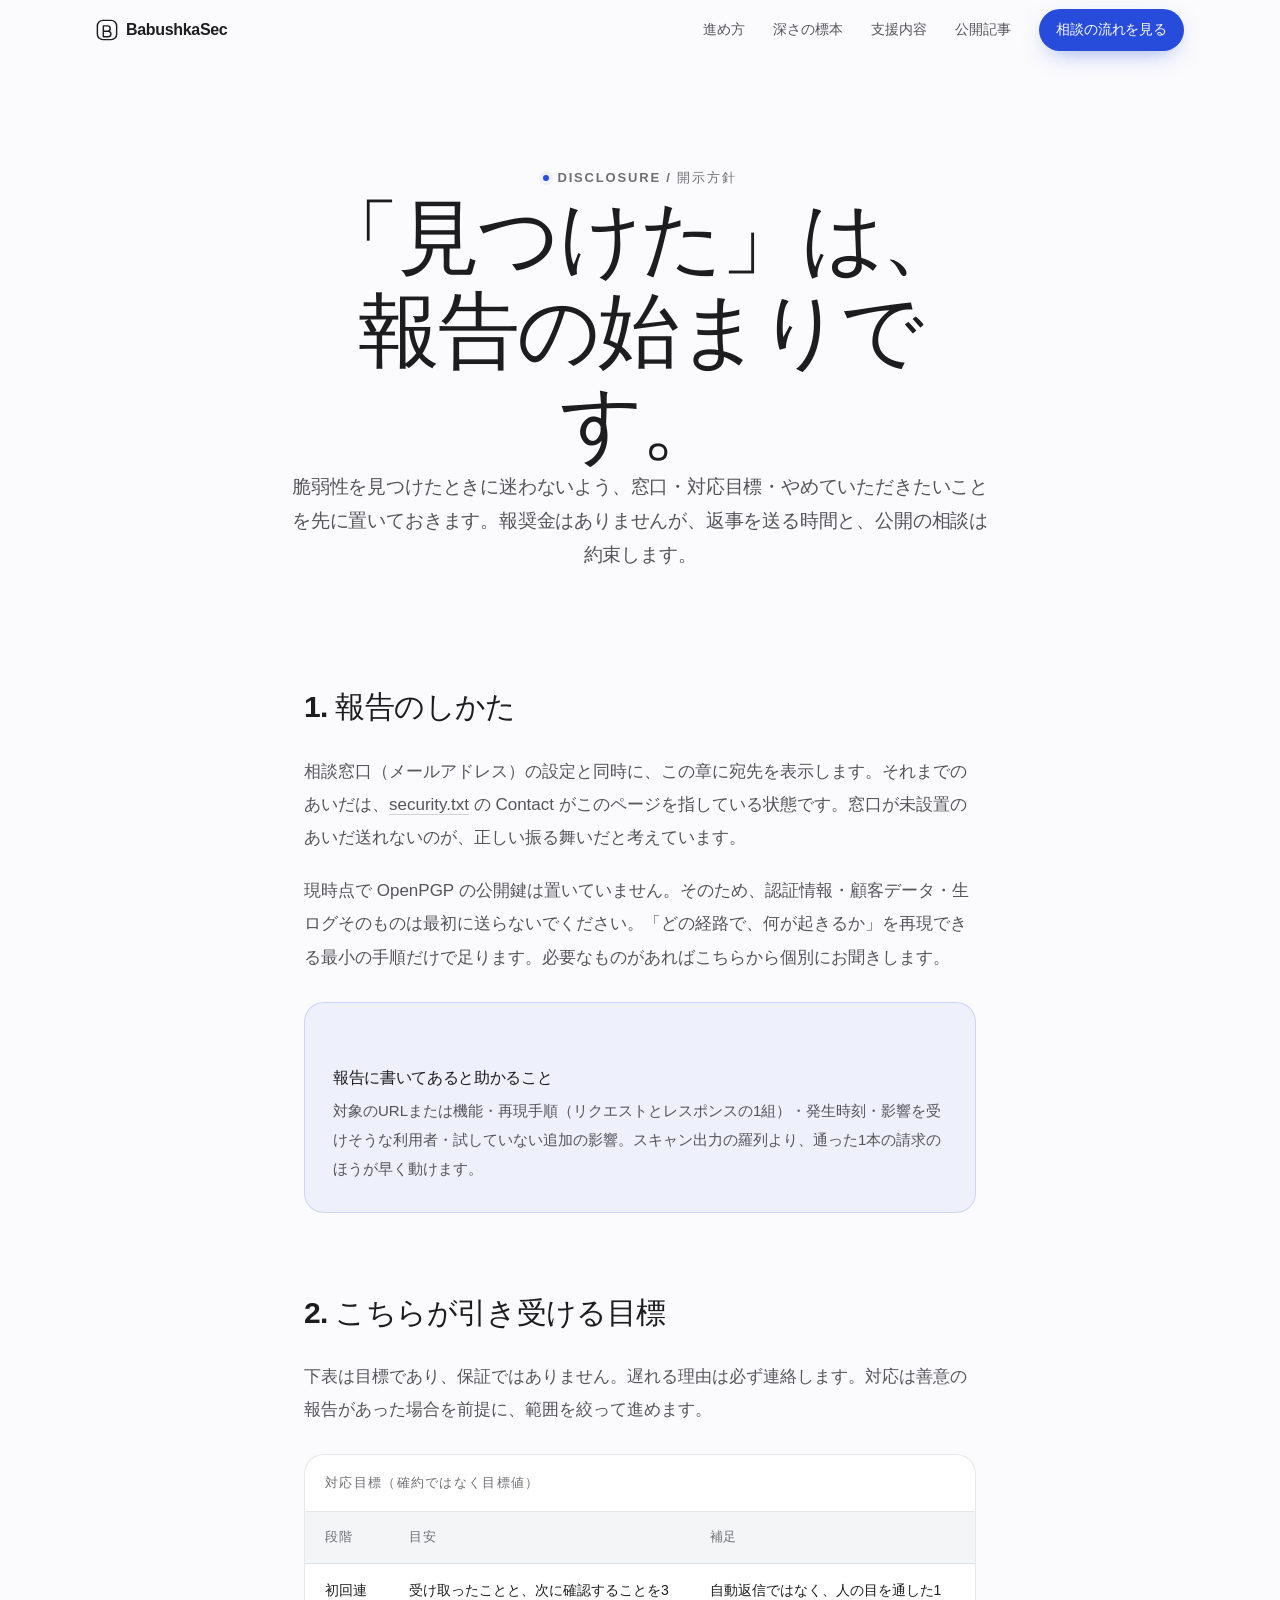
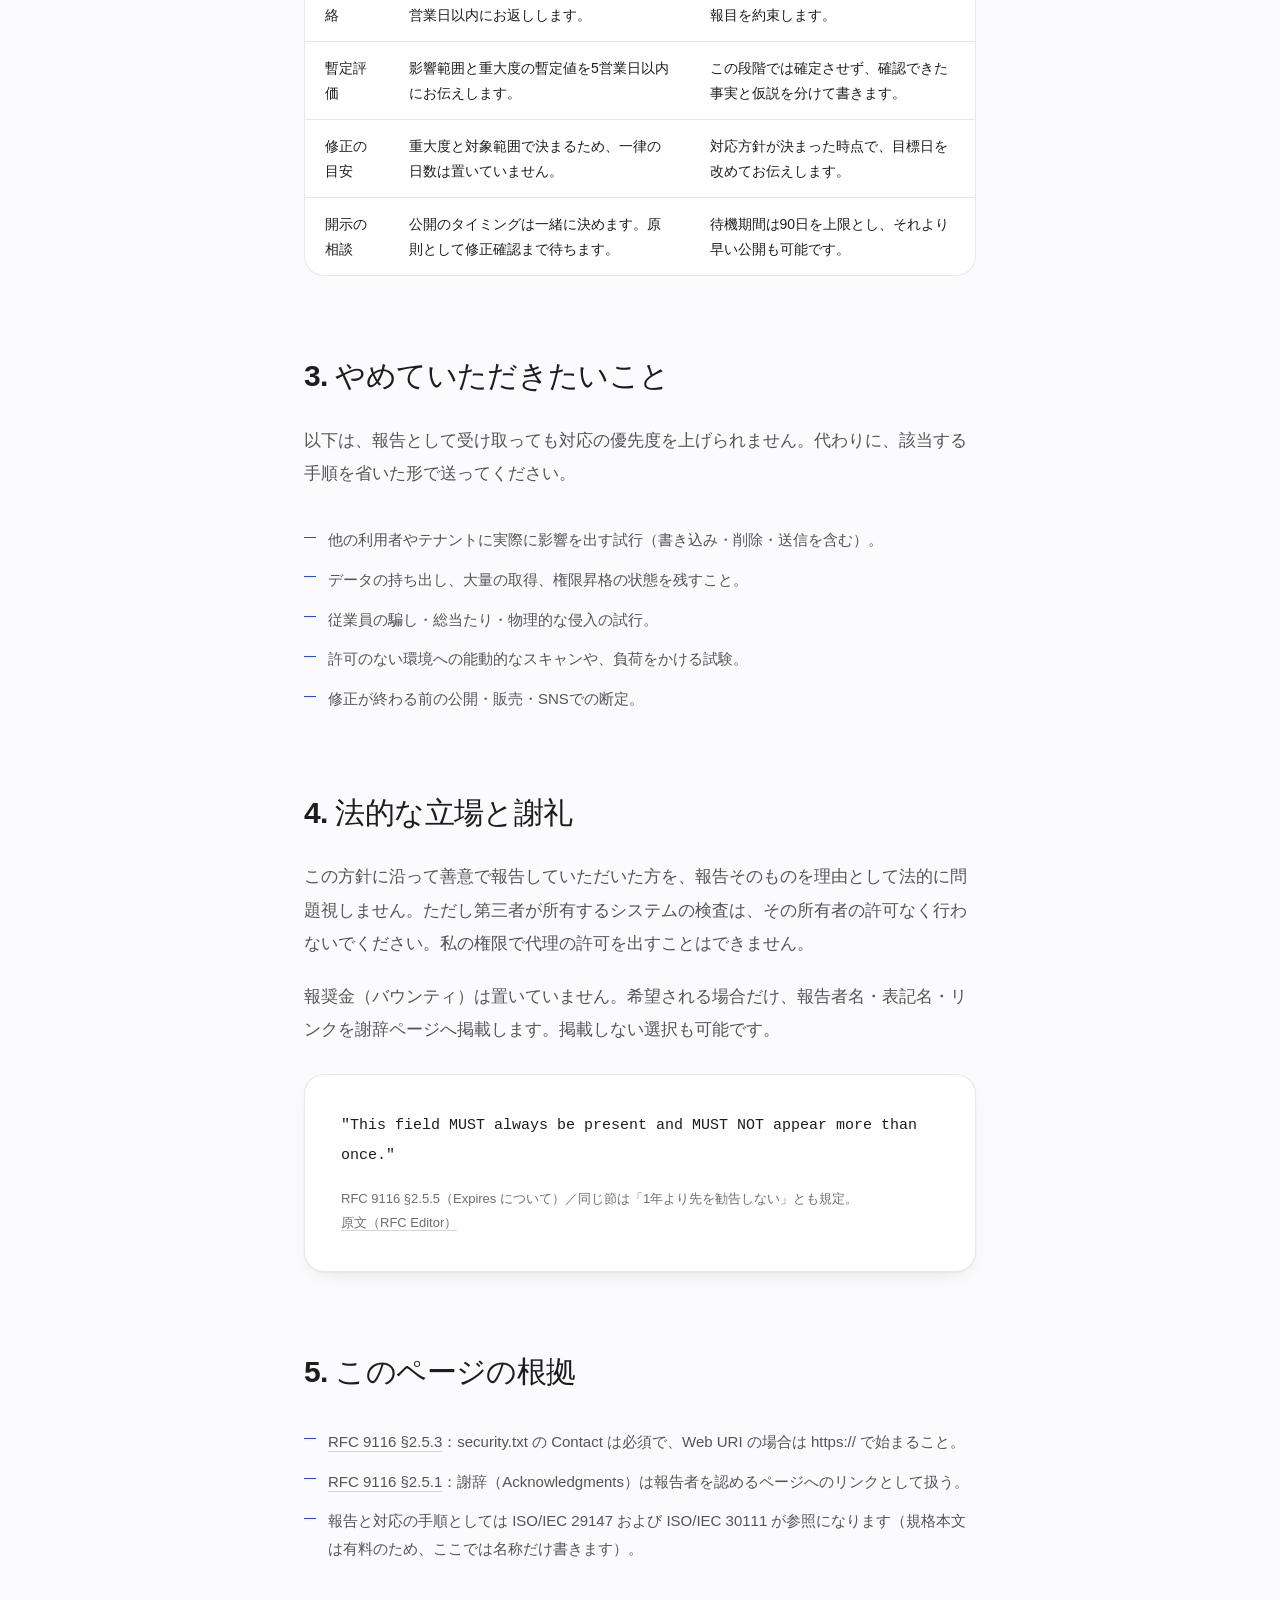
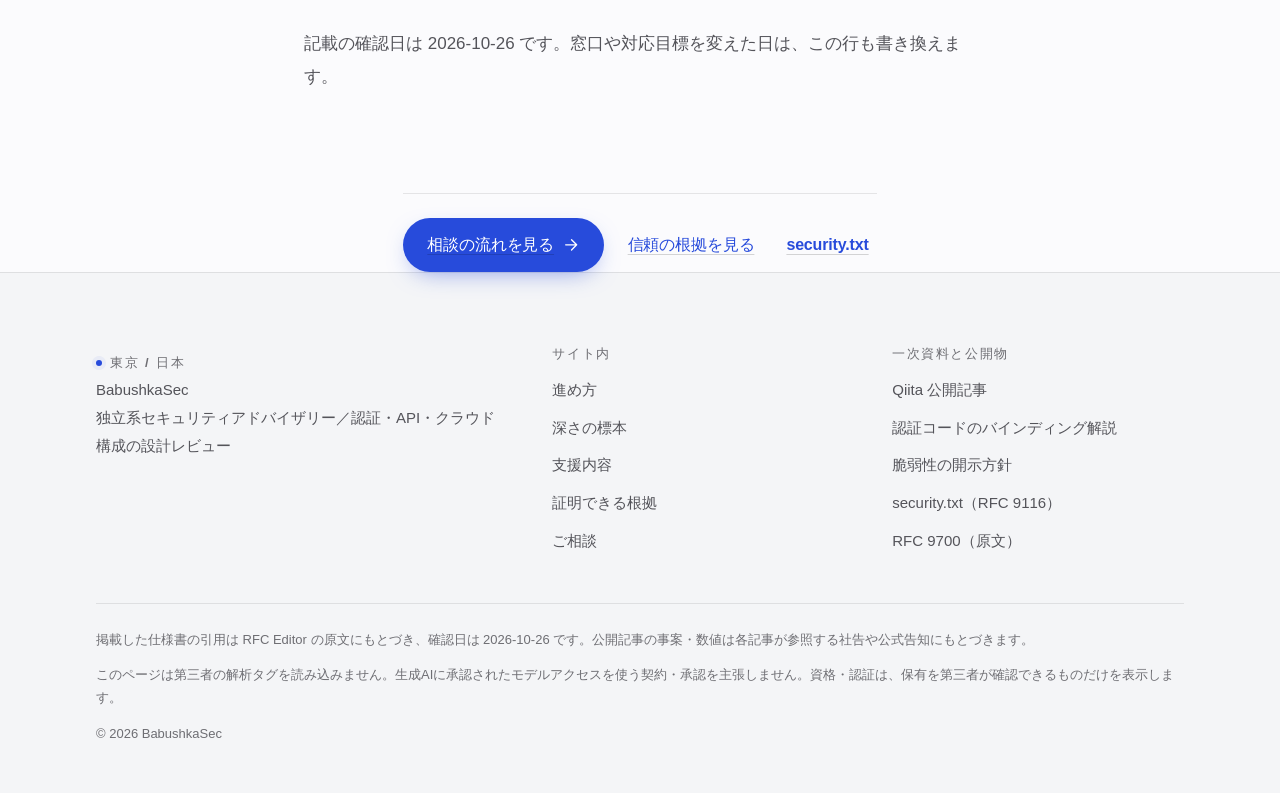
<file: disclosure/index.html>
<!DOCTYPE html><html lang="ja"><head><meta charset="UTF-8"><meta name="viewport" content="width=device-width, initial-scale=1"><meta http-equiv="Content-Security-Policy" content="default-src 'self'; script-src 'self'; style-src 'self'; img-src 'self' data:; font-src 'self'; connect-src 'self'; object-src 'none'; base-uri 'self'; form-action 'none'; frame-ancestors 'none'"><meta name="referrer" content="strict-origin-when-cross-origin"><title>脆弱性の開示方針｜BabushkaSec</title><meta name="description" content="報告の窓口、対応目標、やめていただきたいこと、法的な立場を先に公開しています。"><link rel="canonical" href="https://security.babushkai.com/disclosure/"><link rel="icon" href="/favicon.svg" type="image/svg+xml"><meta name="robots" content="noindex, nofollow"><meta property="og:type" content="website"><meta property="og:locale" content="ja_JP"><meta property="og:site_name" content="BabushkaSec"><meta property="og:title" content="脆弱性の開示方針｜BabushkaSec"><meta property="og:description" content="報告の窓口、対応目標、やめていただきたいこと、法的な立場を先に公開しています。"><meta property="og:url" content="https://security.babushkai.com/disclosure/"><meta property="og:image" content="https://security.babushkai.com/og.png"><meta property="og:image:width" content="1200"><meta property="og:image:height" content="630"><meta property="og:image:alt" content="BabushkaSec｜一次資料の、いちばん深い行まで。"><meta name="twitter:card" content="summary_large_image"><meta name="theme-color" content="#fbfbfd"><link rel="stylesheet" href="/_astro/style.vSEzoJES.css"></head><body><a class="skip-link" href="#main">本文へ移動</a><header class="site-header"><div class="shell header-inner"><a class="brand" href="/" aria-label="BabushkaSec ホーム"><svg viewBox="0 0 24 24" aria-hidden="true" fill="none"><rect x="1.5" y="1.5" width="21" height="21" rx="6" stroke="currentColor" stroke-width="1.6"></rect><path d="M8 7.5h4.6a2.9 2.9 0 0 1 0 5.8H8V7.5Zm0 5.8h5.2a3.05 3.05 0 0 1 0 6.1H8v-6.1Z" stroke="currentColor" stroke-width="1.6" stroke-linejoin="round"></path></svg><span>BabushkaSec</span></a><nav class="primary-nav" aria-label="メインナビゲーション"><div class="nav-links"><a href="/#method">進め方</a><a href="/#depth">深さの標本</a><a href="/#services">支援内容</a><a href="/#writing">公開記事</a></div><a class="btn btn-primary header-cta" href="/#contact">相談の流れを見る</a></nav></div></header><main id="main"><div class="shell article"><header class="article-head"><p class="eyebrow" data-reveal><span class="dot" aria-hidden="true"></span>Disclosure / 開示方針</p><h1 data-reveal data-step="1">「見つけた」は、<br>報告の始まりです。</h1><p class="lead" data-reveal data-step="2">脆弱性を見つけたときに迷わないよう、窓口・対応目標・やめていただきたいことを先に置いておきます。報奨金はありませんが、返事を送る時間と、公開の相談は約束します。</p></header><div class="article-body"><h2 id="report">1. 報告のしかた</h2><p>相談窓口（メールアドレス）の設定と同時に、この章に宛先を表示します。それまでのあいだは、<a href="/.well-known/security.txt">security.txt</a> の Contact がこのページを指している状態です。窓口が未設置のあいだ送れないのが、正しい振る舞いだと考えています。</p><p>現時点で OpenPGP の公開鍵は置いていません。そのため、<b>認証情報・顧客データ・生ログそのものは最初に送らないでください</b>。「どの経路で、何が起きるか」を再現できる最小の手順だけで足ります。必要なものがあればこちらから個別にお聞きします。</p><div class="callout"><h3>報告に書いてあると助かること</h3><p>対象のURLまたは機能・再現手順（リクエストとレスポンスの1組）・発生時刻・影響を受けそうな利用者・試していない追加の影響。スキャン出力の羅列より、通った1本の請求のほうが早く動けます。</p></div><h2 id="targets">2. こちらが引き受ける目標</h2><p>下表は目標であり、保証ではありません。遅れる理由は必ず連絡します。対応は善意の報告があった場合を前提に、範囲を絞って進めます。</p><div class="table-wrap"><table><caption>対応目標（確約ではなく目標値）</caption><thead><tr><th scope="col">段階</th><th scope="col">目安</th><th scope="col">補足</th></tr></thead><tbody><tr><th scope="row">初回連絡</th><td>受け取ったことと、次に確認することを3営業日以内にお返しします。</td><td>自動返信ではなく、人の目を通した1報目を約束します。</td></tr><tr><th scope="row">暫定評価</th><td>影響範囲と重大度の暫定値を5営業日以内にお伝えします。</td><td>この段階では確定させず、確認できた事実と仮説を分けて書きます。</td></tr><tr><th scope="row">修正の目安</th><td>重大度と対象範囲で決まるため、一律の日数は置いていません。</td><td>対応方針が決まった時点で、目標日を改めてお伝えします。</td></tr><tr><th scope="row">開示の相談</th><td>公開のタイミングは一緒に決めます。原則として修正確認まで待ちます。</td><td>待機期間は90日を上限とし、それより早い公開も可能です。</td></tr></tbody></table></div><h2 id="avoid">3. やめていただきたいこと</h2><p>以下は、報告として受け取っても対応の優先度を上げられません。代わりに、該当する手順を省いた形で送ってください。</p><ul class="principles"><li>他の利用者やテナントに実際に影響を出す試行（書き込み・削除・送信を含む）。</li><li>データの持ち出し、大量の取得、権限昇格の状態を残すこと。</li><li>従業員の騙し・総当たり・物理的な侵入の試行。</li><li>許可のない環境への能動的なスキャンや、負荷をかける試験。</li><li>修正が終わる前の公開・販売・SNSでの断定。</li></ul><h2 id="standing">4. 法的な立場と謝礼</h2><p>この方針に沿って善意で報告していただいた方を、報告そのものを理由として法的に問題視しません。ただし第三者が所有するシステムの検査は、その所有者の許可なく行わないでください。私の権限で代理の許可を出すことはできません。</p><p>報奨金（バウンティ）は置いていません。希望される場合だけ、報告者名・表記名・リンクを謝辞ページへ掲載します。掲載しない選択も可能です。</p><div class="pullquote"><p>"This field MUST always be present and MUST NOT appear more than once."</p><cite>RFC 9116 §2.5.5（Expires について）／同じ節は「1年より先を勧告しない」とも規定。<br><a href="https://www.rfc-editor.org/rfc/rfc9116.html#section-2.5.5" target="_blank" rel="noopener noreferrer">原文（RFC Editor）</a></cite></div><h2 id="basis">5. このページの根拠</h2><ul class="principles"><li><a href="https://www.rfc-editor.org/rfc/rfc9116.html#section-2.5.3" target="_blank" rel="noopener noreferrer">RFC 9116 §2.5.3</a>：security.txt の Contact は必須で、Web URI の場合は https:// で始まること。</li><li><a href="https://www.rfc-editor.org/rfc/rfc9116.html#section-2.5.1" target="_blank" rel="noopener noreferrer">RFC 9116 §2.5.1</a>：謝辞（Acknowledgments）は報告者を認めるページへのリンクとして扱う。</li><li>報告と対応の手順としては ISO/IEC 29147 および ISO/IEC 30111 が参照になります（規格本文は有料のため、ここでは名称だけ書きます）。</li></ul><p class="footnote">記載の確認日は 2026-10-26 です。窓口や対応目標を変えた日は、この行も書き換えます。</p><div class="article-nav"><a class="btn btn-primary" href="/#contact">相談の流れを見る<svg class="arrow" viewBox="0 0 24 24" fill="none" aria-hidden="true"><path d="M5 12h14m-6-7 7 7-7 7" stroke="currentColor" stroke-width="1.8" stroke-linecap="round" stroke-linejoin="round"></path></svg></a><a class="btn btn-quiet" href="/#trust">信頼の根拠を見る</a><a class="btn btn-quiet" href="/.well-known/security.txt">security.txt</a></div></div></div></main><footer class="site-footer"><div class="shell"><div class="footer-grid"><div><p class="eyebrow"><span class="dot" aria-hidden="true"></span>東京 / 日本</p><p class="person-role">BabushkaSec<br>独立系セキュリティアドバイザリー／認証・API・クラウド構成の設計レビュー</p></div><div><h3>サイト内</h3><div class="footer-links"><a href="/#method">進め方</a><a href="/#depth">深さの標本</a><a href="/#services">支援内容</a><a href="/#trust">証明できる根拠</a><a href="/#contact">ご相談</a></div></div><div><h3>一次資料と公開物</h3><div class="footer-links"><a href="https://qiita.com/emi_ndk" target="_blank" rel="noopener noreferrer">Qiita 公開記事</a><a href="/notes/oauth-authorization-code/">認証コードのバインディング解説</a><a href="/disclosure/">脆弱性の開示方針</a><a href="/.well-known/security.txt">security.txt（RFC 9116）</a><a href="https://www.rfc-editor.org/rfc/rfc9700.html" target="_blank" rel="noopener noreferrer">RFC 9700（原文）</a></div></div></div><div class="footer-note"><p>掲載した仕様書の引用は RFC Editor の原文にもとづき、確認日は 2026-10-26 です。公開記事の事案・数値は各記事が参照する社告や公式告知にもとづきます。</p><p>このページは第三者の解析タグを読み込みません。生成AIに承認されたモデルアクセスを使う契約・承認を主張しません。資格・認証は、保有を第三者が確認できるものだけを表示します。</p><p>&copy; 2026 BabushkaSec</p></div></div></footer><script type="module" src="/_astro/Base.astro_astro_type_script_index_0_lang.DFEEws4e.js"></script></body></html>
</file>
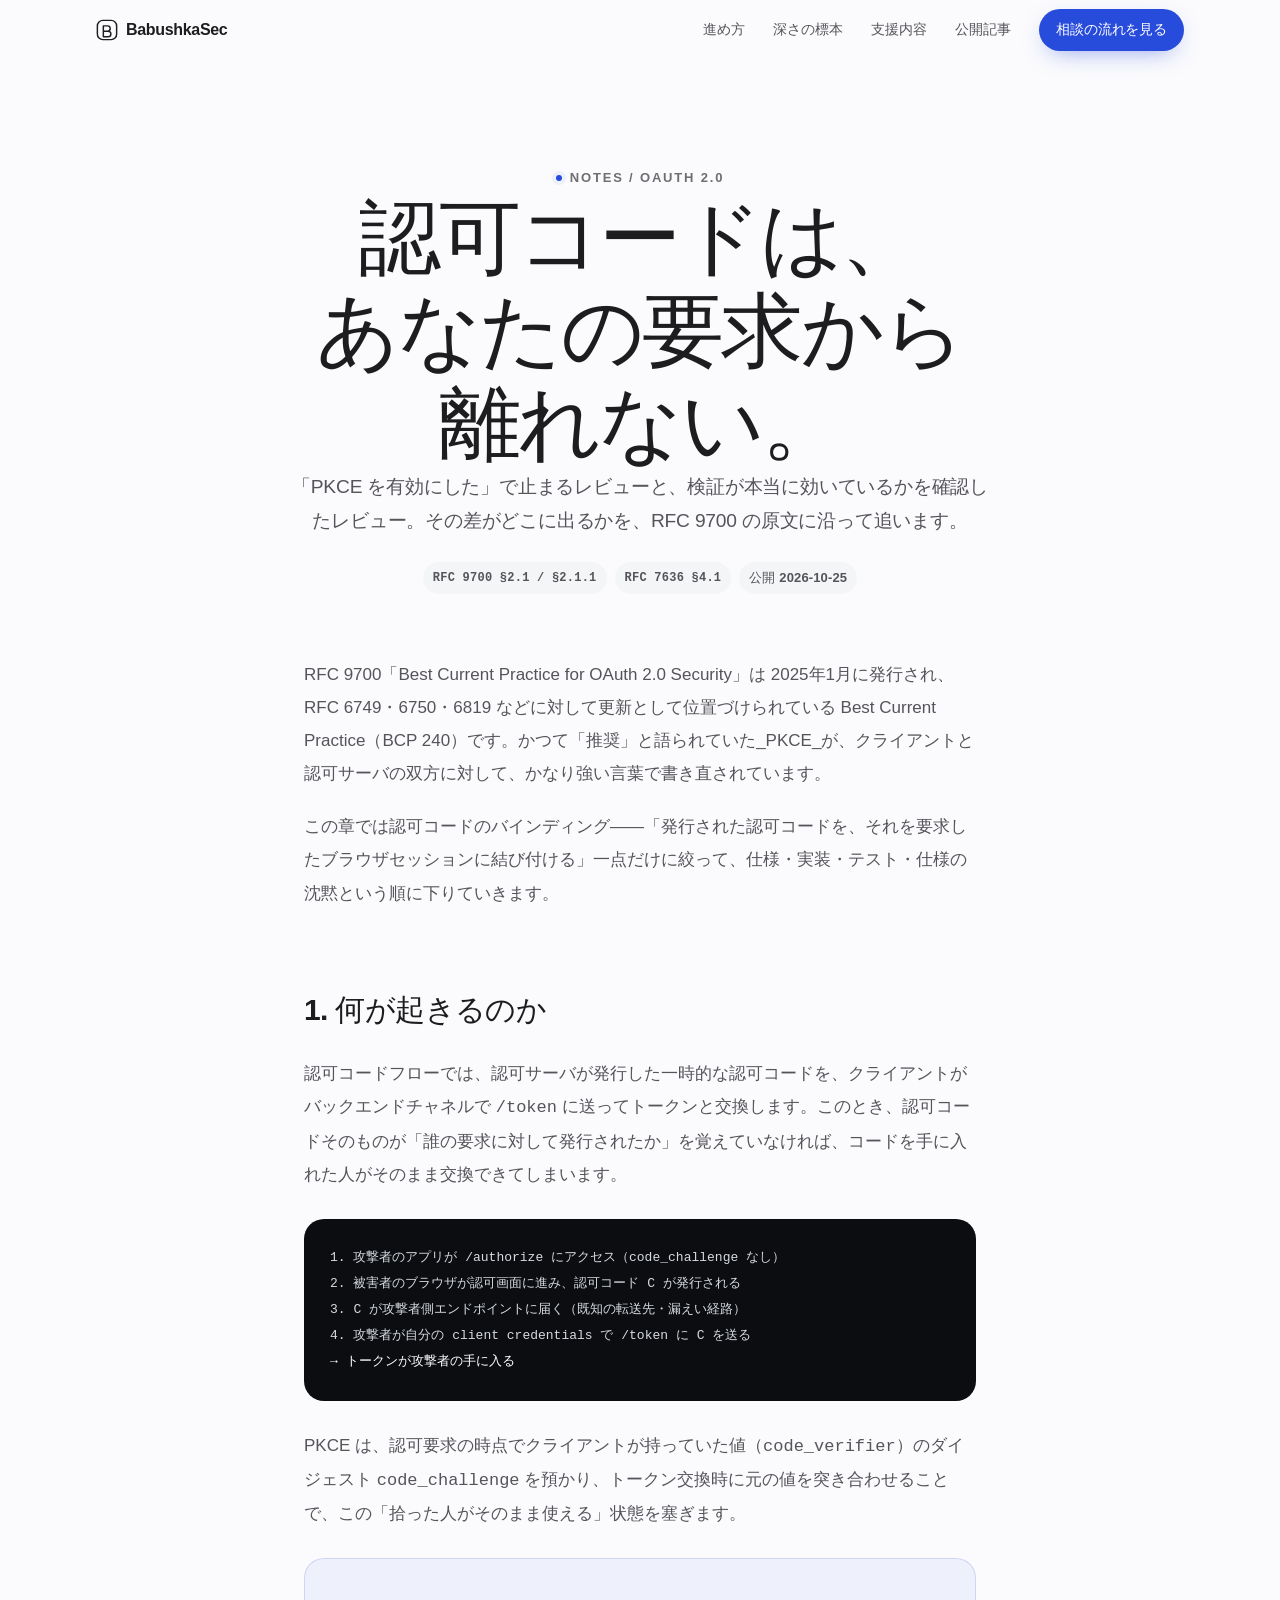
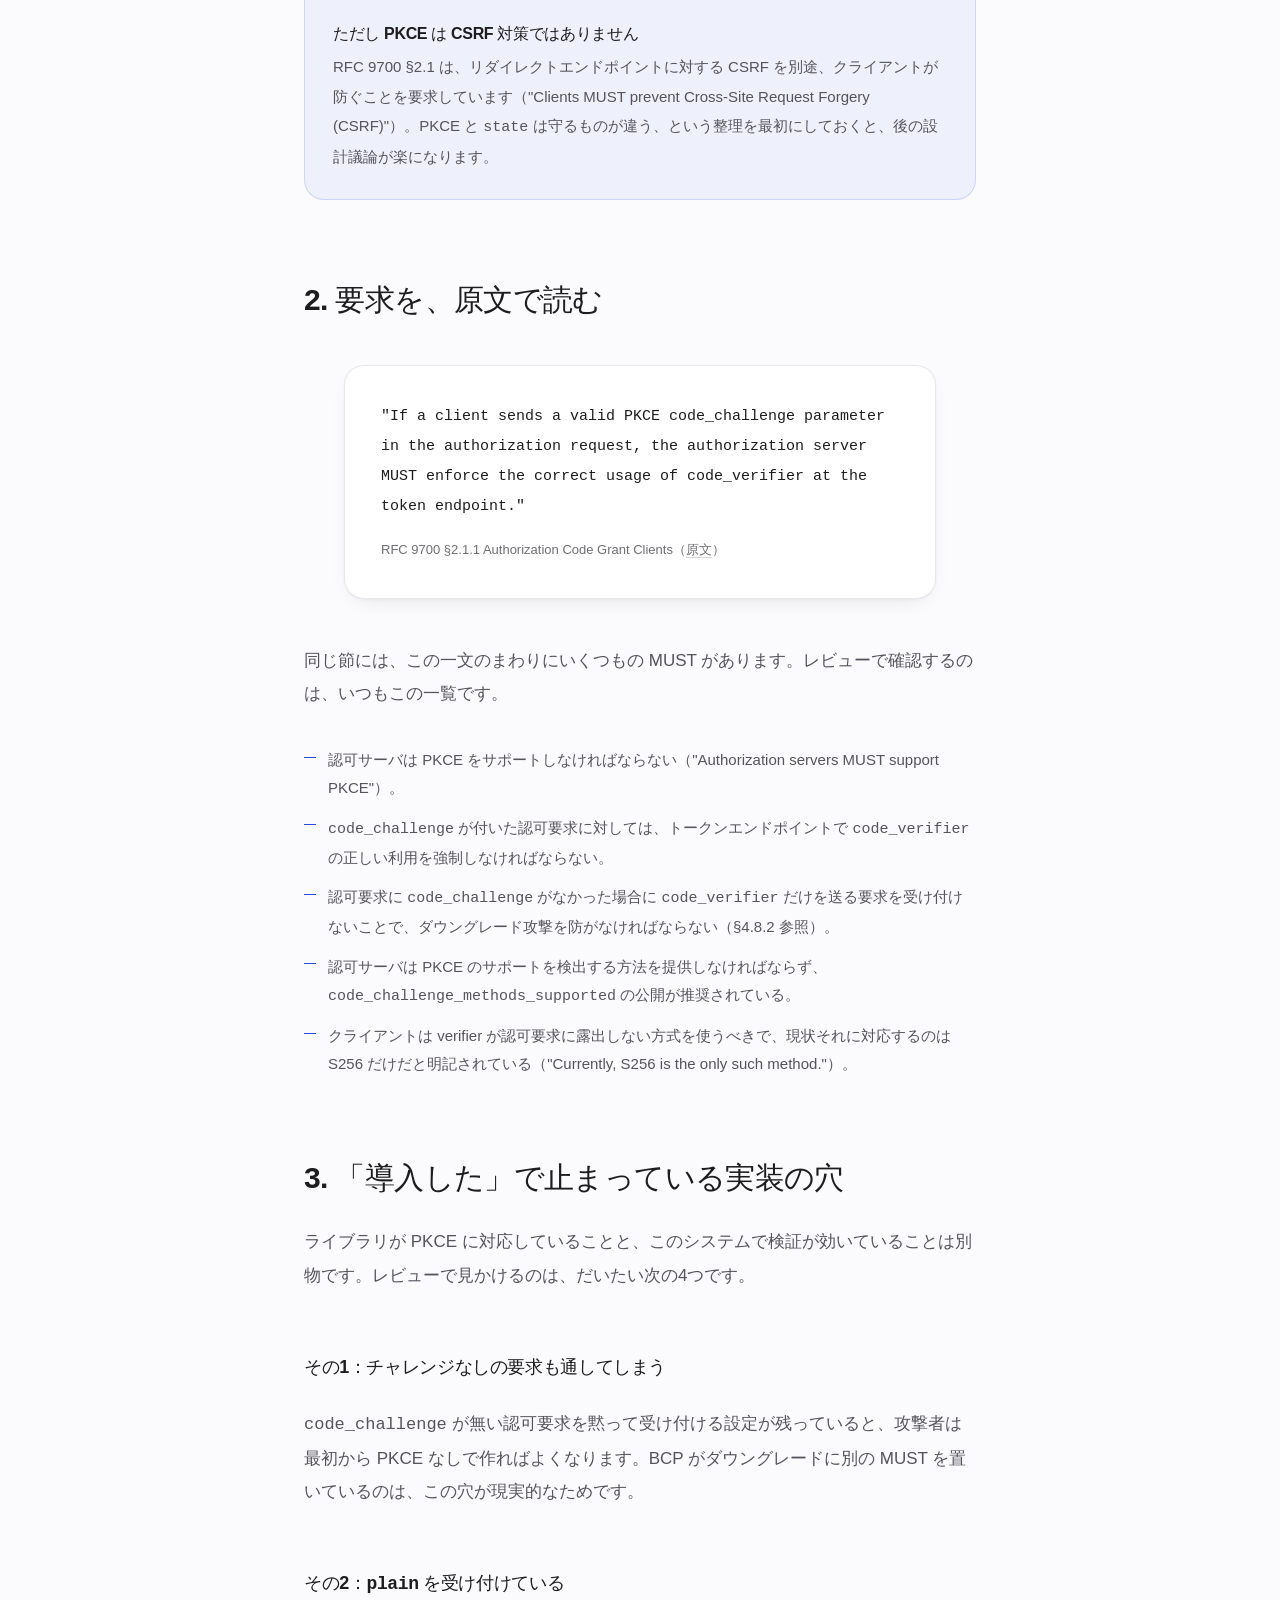
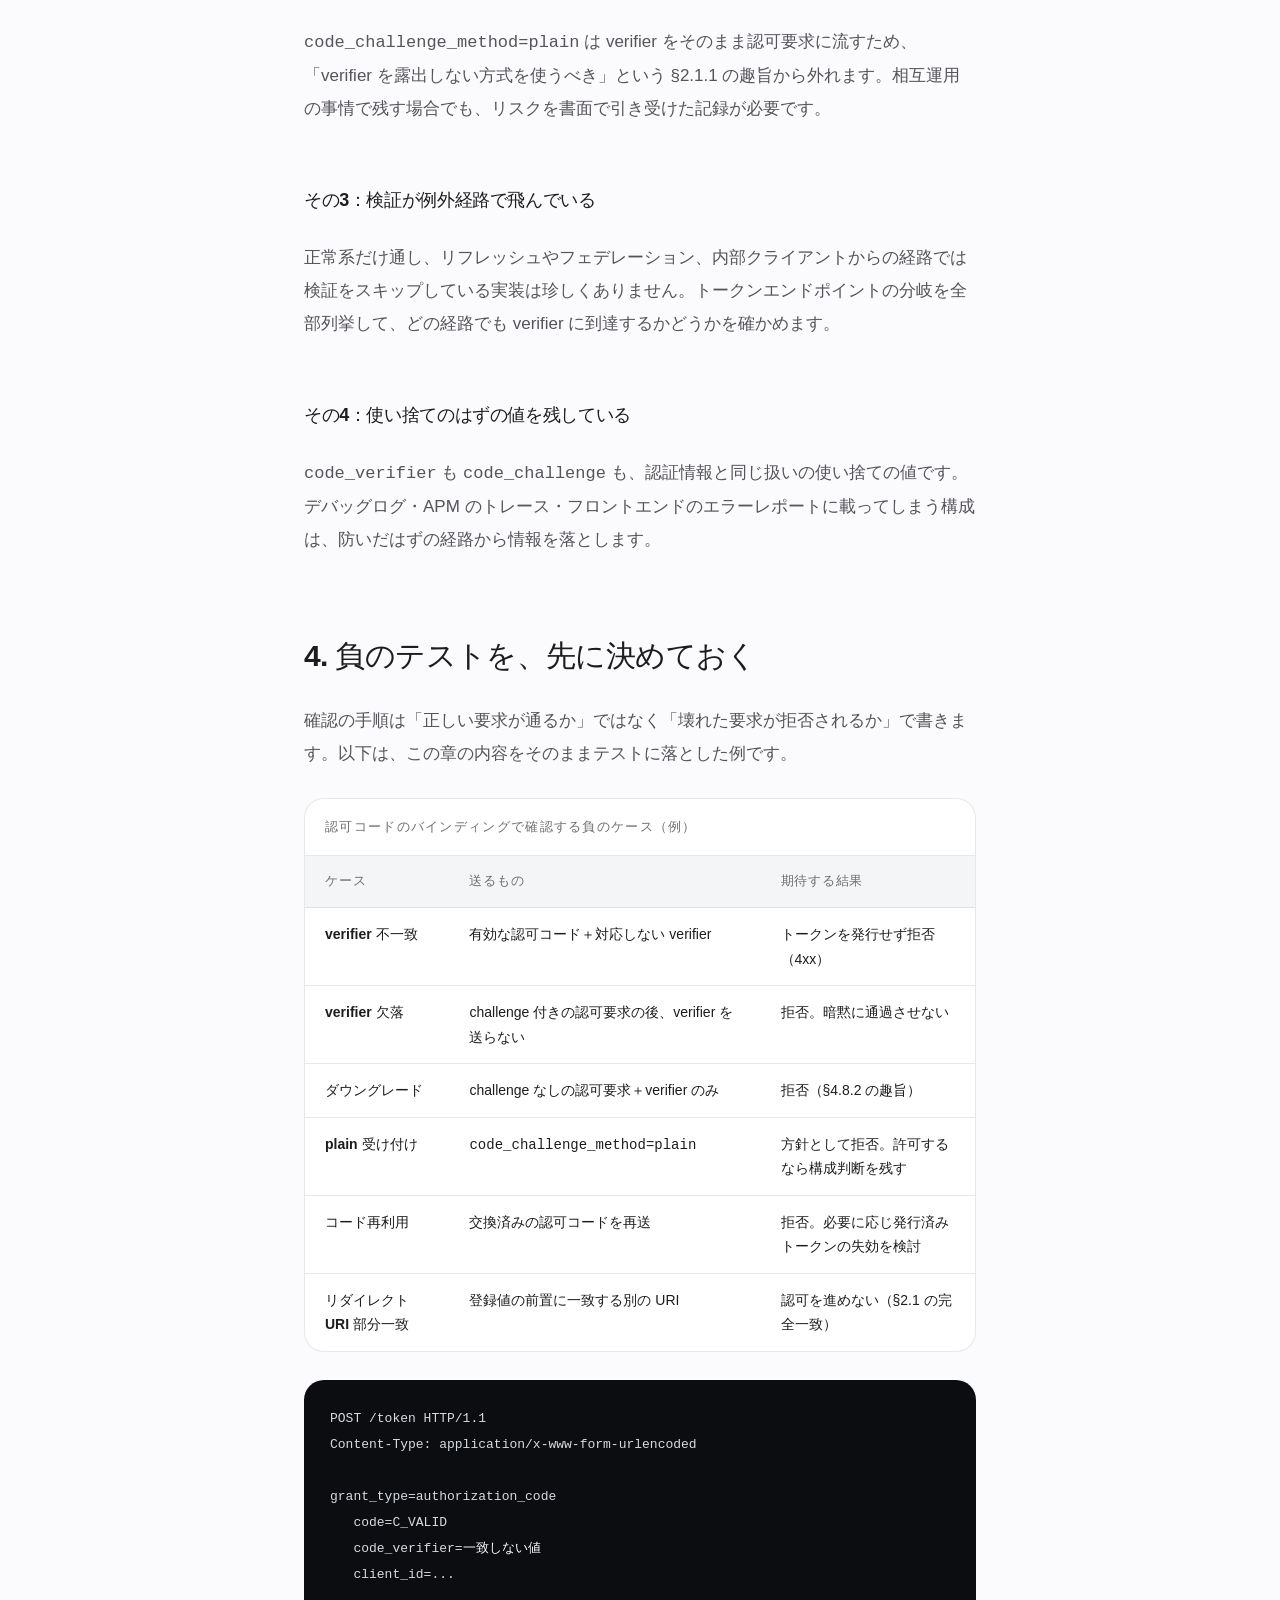
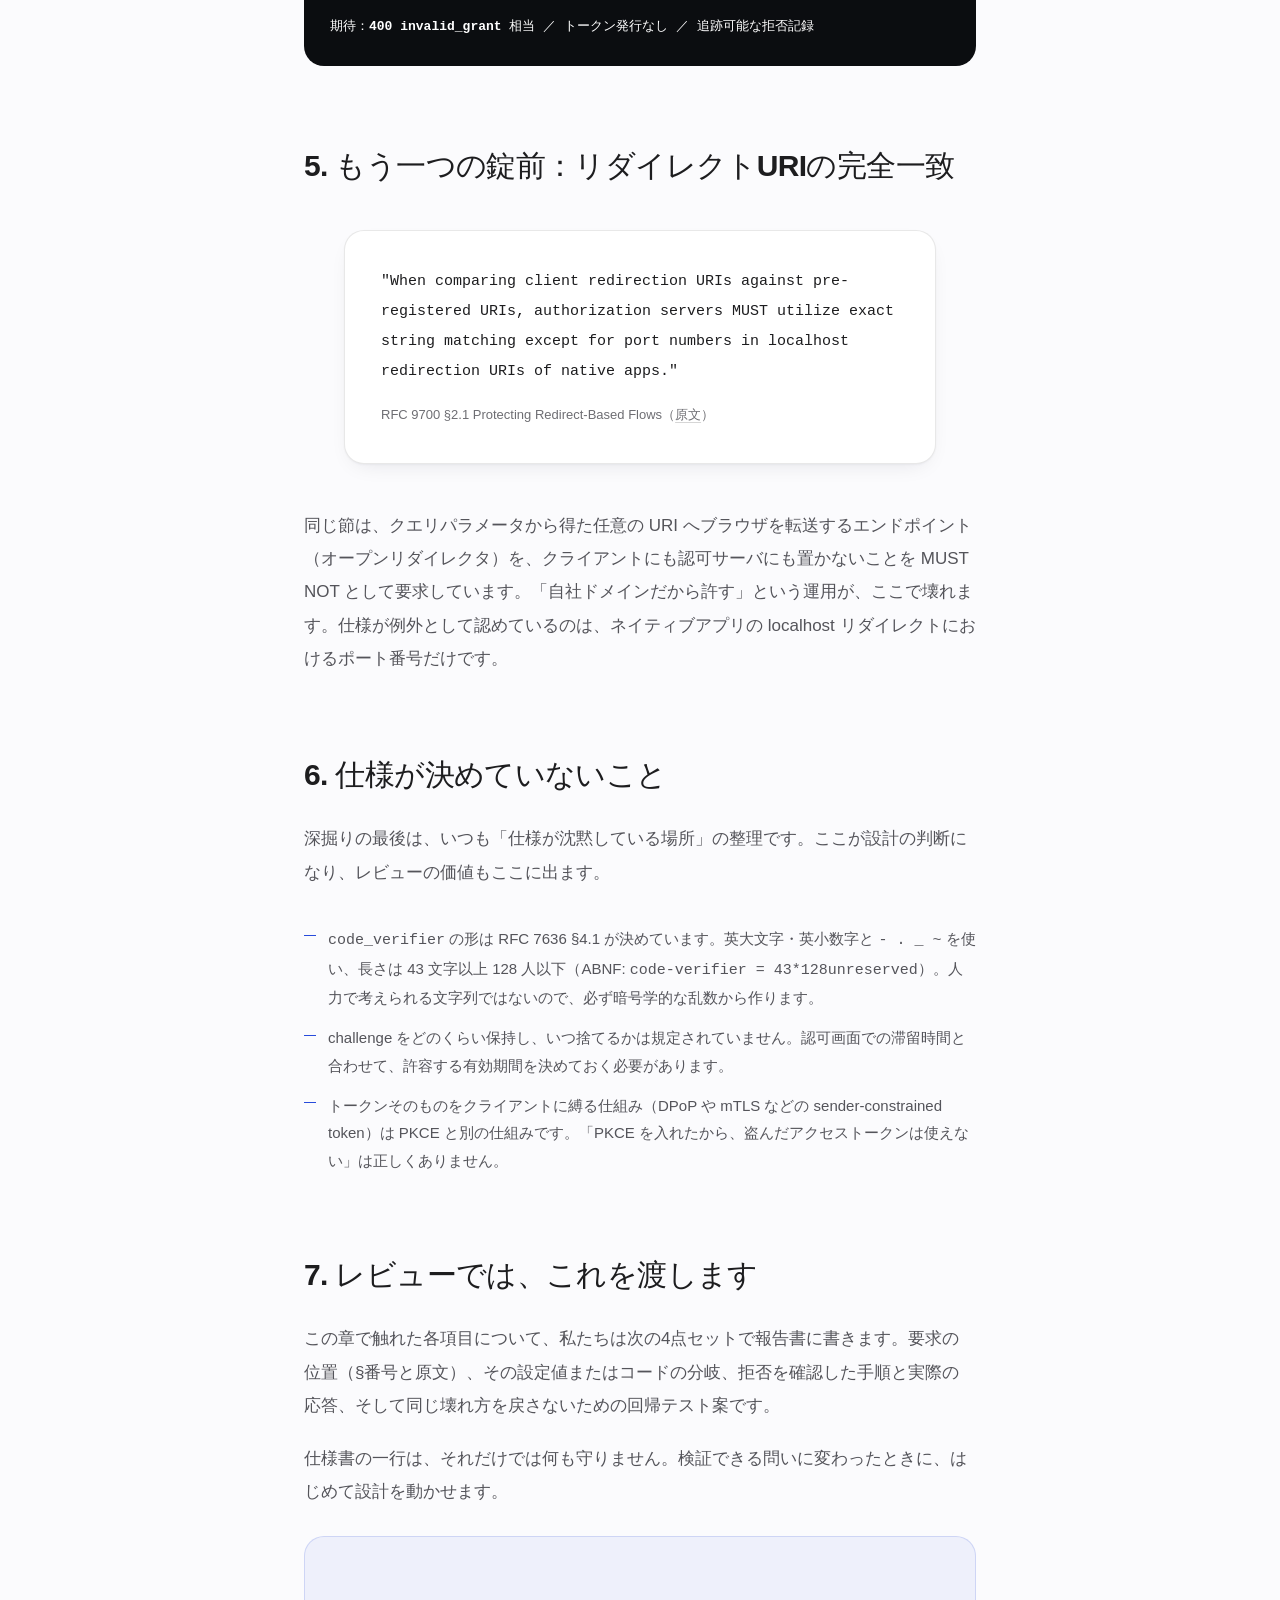
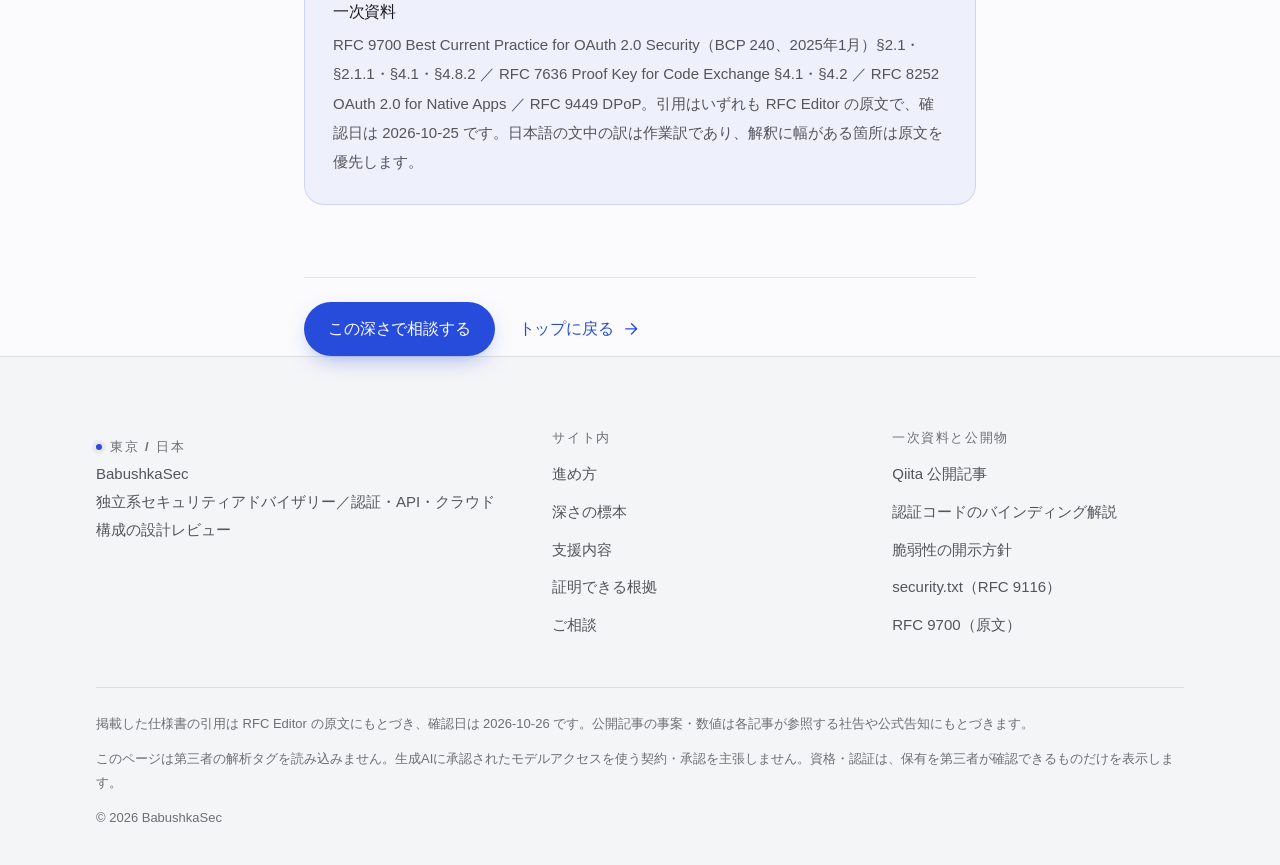
<file: notes/oauth-authorization-code/index.html>
<!DOCTYPE html><html lang="ja"><head><meta charset="UTF-8"><meta name="viewport" content="width=device-width, initial-scale=1"><meta http-equiv="Content-Security-Policy" content="default-src 'self'; script-src 'self'; style-src 'self'; img-src 'self' data:; font-src 'self'; connect-src 'self'; object-src 'none'; base-uri 'self'; form-action 'none'; frame-ancestors 'none'"><meta name="referrer" content="strict-origin-when-cross-origin"><title>認可コードは、あなたの要求から離れない｜RFC 9700 を読む</title><meta name="description" content="OAuth 2.0 の認可コードを発行時の要求に結び付ける要求を、RFC 9700（BCP 240）と RFC 7636 の原文で読み、実装の穴と負のテストまで下りる解説。"><link rel="canonical" href="https://security.babushkai.com/notes/oauth-authorization-code/"><link rel="icon" href="/favicon.svg" type="image/svg+xml"><meta name="robots" content="noindex, nofollow"><meta property="og:type" content="website"><meta property="og:locale" content="ja_JP"><meta property="og:site_name" content="BabushkaSec"><meta property="og:title" content="認可コードは、あなたの要求から離れない｜RFC 9700 を読む"><meta property="og:description" content="OAuth 2.0 の認可コードを発行時の要求に結び付ける要求を、RFC 9700（BCP 240）と RFC 7636 の原文で読み、実装の穴と負のテストまで下りる解説。"><meta property="og:url" content="https://security.babushkai.com/notes/oauth-authorization-code/"><meta property="og:image" content="https://security.babushkai.com/og.png"><meta property="og:image:width" content="1200"><meta property="og:image:height" content="630"><meta property="og:image:alt" content="BabushkaSec｜一次資料の、いちばん深い行まで。"><meta name="twitter:card" content="summary_large_image"><meta name="theme-color" content="#fbfbfd"><link rel="stylesheet" href="/_astro/style.vSEzoJES.css"></head><body><a class="skip-link" href="#main">本文へ移動</a><header class="site-header"><div class="shell header-inner"><a class="brand" href="/" aria-label="BabushkaSec ホーム"><svg viewBox="0 0 24 24" aria-hidden="true" fill="none"><rect x="1.5" y="1.5" width="21" height="21" rx="6" stroke="currentColor" stroke-width="1.6"></rect><path d="M8 7.5h4.6a2.9 2.9 0 0 1 0 5.8H8V7.5Zm0 5.8h5.2a3.05 3.05 0 0 1 0 6.1H8v-6.1Z" stroke="currentColor" stroke-width="1.6" stroke-linejoin="round"></path></svg><span>BabushkaSec</span></a><nav class="primary-nav" aria-label="メインナビゲーション"><div class="nav-links"><a href="/#method">進め方</a><a href="/#depth">深さの標本</a><a href="/#services">支援内容</a><a href="/#writing">公開記事</a></div><a class="btn btn-primary header-cta" href="/#contact">相談の流れを見る</a></nav></div></header><main id="main"><article class="article shell"><header class="article-head"><p class="eyebrow" data-reveal><span class="dot" aria-hidden="true"></span>Notes / OAuth 2.0</p><h1 data-reveal data-step="1">認可コードは、<br>あなたの要求から離れない。</h1><p class="lead" data-reveal data-step="2">「PKCE を有効にした」で止まるレビューと、検証が本当に効いているかを確認したレビュー。その差がどこに出るかを、RFC 9700 の原文に沿って追います。</p><ul class="hero-meta" data-reveal data-step="3"><li class="chip chip-mono">RFC 9700 §2.1 / §2.1.1</li><li class="chip chip-mono">RFC 7636 §4.1</li><li class="chip">公開 2026-10-25</li></ul></header><div class="article-body"><p>RFC 9700「Best Current Practice for OAuth 2.0 Security」は 2025年1月に発行され、RFC 6749・6750・6819 などに対して更新として位置づけられている Best Current Practice（BCP 240）です。かつて「推奨」と語られていた_PKCE_が、クライアントと認可サーバの双方に対して、かなり強い言葉で書き直されています。</p><p>この章では<strong>認可コードのバインディング</strong>——「発行された認可コードを、それを要求したブラウザセッションに結び付ける」一点だけに絞って、仕様・実装・テスト・仕様の沈黙という順に下りていきます。</p><h2>1. 何が起きるのか</h2><p>認可コードフローでは、認可サーバが発行した一時的な認可コードを、クライアントがバックエンドチャネルで <code>/token</code> に送ってトークンと交換します。このとき、認可コードそのものが「誰の要求に対して発行されたか」を覚えていなければ、コードを手に入れた人がそのまま交換できてしまいます。</p><pre class="codeblock"><code>1. 攻撃者のアプリが /authorize にアクセス（code_challenge なし）
2. 被害者のブラウザが認可画面に進み、認可コード C が発行される
3. C が攻撃者側エンドポイントに届く（既知の転送先・漏えい経路）
4. 攻撃者が自分の client credentials で /token に C を送る
<b>→ トークンが攻撃者の手に入る</b></code></pre><p>PKCE は、認可要求の時点でクライアントが持っていた値（<code>code_verifier</code>）のダイジェスト <code>code_challenge</code> を預かり、トークン交換時に元の値を突き合わせることで、この「拾った人がそのまま使える」状態を塞ぎます。</p><div class="callout"><h3>ただし PKCE は CSRF 対策ではありません</h3><p>RFC 9700 §2.1 は、リダイレクトエンドポイントに対する CSRF を別途、クライアントが防ぐことを要求しています（"Clients MUST prevent Cross-Site Request Forgery (CSRF)"）。PKCE と <code>state</code> は守るものが違う、という整理を最初にしておくと、後の設計議論が楽になります。</p></div><h2>2. 要求を、原文で読む</h2><blockquote class="pullquote"><p>"If a client sends a valid PKCE code_challenge parameter in the authorization request, the authorization server MUST enforce the correct usage of code_verifier at the token endpoint."</p><cite>RFC 9700 §2.1.1 Authorization Code Grant Clients（<a href="https://www.rfc-editor.org/rfc/rfc9700.html#section-2.1.1" target="_blank" rel="noopener noreferrer">原文</a>）</cite></blockquote><p>同じ節には、この一文のまわりにいくつもの MUST があります。レビューで確認するのは、いつもこの一覧です。</p><ul class="principles"><li>認可サーバは PKCE をサポートしなければならない（"Authorization servers MUST support PKCE"）。</li><li><code>code_challenge</code> が付いた認可要求に対しては、トークンエンドポイントで <code>code_verifier</code> の正しい利用を強制しなければならない。</li><li>認可要求に <code>code_challenge</code> がなかった場合に <code>code_verifier</code> だけを送る要求を受け付けないことで、ダウングレード攻撃を防がなければならない（§4.8.2 参照）。</li><li>認可サーバは PKCE のサポートを検出する方法を提供しなければならず、<code>code_challenge_methods_supported</code> の公開が推奨されている。</li><li>クライアントは verifier が認可要求に露出しない方式を使うべきで、現状それに対応するのは S256 だけだと明記されている（"Currently, S256 is the only such method."）。</li></ul><h2>3. 「導入した」で止まっている実装の穴</h2><p>ライブラリが PKCE に対応していることと、このシステムで検証が効いていることは別物です。レビューで見かけるのは、だいたい次の4つです。</p><h3>その1：チャレンジなしの要求も通してしまう</h3><p><code>code_challenge</code> が無い認可要求を黙って受け付ける設定が残っていると、攻撃者は最初から PKCE なしで作ればよくなります。BCP がダウングレードに別の MUST を置いているのは、この穴が現実的なためです。</p><h3>その2：<code>plain</code> を受け付けている</h3><p><code>code_challenge_method=plain</code> は verifier をそのまま認可要求に流すため、「verifier を露出しない方式を使うべき」という §2.1.1 の趣旨から外れます。相互運用の事情で残す場合でも、リスクを書面で引き受けた記録が必要です。</p><h3>その3：検証が例外経路で飛んでいる</h3><p>正常系だけ通し、リフレッシュやフェデレーション、内部クライアントからの経路では検証をスキップしている実装は珍しくありません。トークンエンドポイントの分岐を全部列挙して、どの経路でも verifier に到達するかどうかを確かめます。</p><h3>その4：使い捨てのはずの値を残している</h3><p><code>code_verifier</code> も <code>code_challenge</code> も、認証情報と同じ扱いの使い捨ての値です。デバッグログ・APM のトレース・フロントエンドのエラーレポートに載ってしまう構成は、防いだはずの経路から情報を落とします。</p><h2>4. 負のテストを、先に決めておく</h2><p>確認の手順は「正しい要求が通るか」ではなく「壊れた要求が拒否されるか」で書きます。以下は、この章の内容をそのままテストに落とした例です。</p><div class="table-wrap"><table><caption>認可コードのバインディングで確認する負のケース（例）</caption><thead><tr><th scope="col">ケース</th><th scope="col">送るもの</th><th scope="col">期待する結果</th></tr></thead><tbody><tr><th scope="row">verifier 不一致</th><td>有効な認可コード＋対応しない verifier</td><td>トークンを発行せず拒否（4xx）</td></tr><tr><th scope="row">verifier 欠落</th><td>challenge 付きの認可要求の後、verifier を送らない</td><td>拒否。暗黙に通過させない</td></tr><tr><th scope="row">ダウングレード</th><td>challenge なしの認可要求＋verifier のみ</td><td>拒否（§4.8.2 の趣旨）</td></tr><tr><th scope="row">plain 受け付け</th><td><code>code_challenge_method=plain</code></td><td>方針として拒否。許可するなら構成判断を残す</td></tr><tr><th scope="row">コード再利用</th><td>交換済みの認可コードを再送</td><td>拒否。必要に応じ発行済みトークンの失効を検討</td></tr><tr><th scope="row">リダイレクトURI 部分一致</th><td>登録値の前置に一致する別の URI</td><td>認可を進めない（§2.1 の完全一致）</td></tr></tbody></table></div><pre class="codeblock"><code>POST /token HTTP/1.1
Content-Type: application/x-www-form-urlencoded

grant_type=authorization_code
   code=C_VALID
   code_verifier=<b>一致しない値</b>
   client_id=...

<b>期待：400 invalid_grant 相当 ／ トークン発行なし ／ 追跡可能な拒否記録</b></code></pre><h2>5. もう一つの錠前：リダイレクトURIの完全一致</h2><blockquote class="pullquote"><p>"When comparing client redirection URIs against pre-registered URIs, authorization servers MUST utilize exact string matching except for port numbers in localhost redirection URIs of native apps."</p><cite>RFC 9700 §2.1 Protecting Redirect-Based Flows（<a href="https://www.rfc-editor.org/rfc/rfc9700.html#section-2.1" target="_blank" rel="noopener noreferrer">原文</a>）</cite></blockquote><p>同じ節は、クエリパラメータから得た任意の URI へブラウザを転送するエンドポイント（オープンリダイレクタ）を、クライアントにも認可サーバにも置かないことを MUST NOT として要求しています。「自社ドメインだから許す」という運用が、ここで壊れます。仕様が例外として認めているのは、ネイティブアプリの localhost リダイレクトにおけるポート番号だけです。</p><h2>6. 仕様が決めていないこと</h2><p>深掘りの最後は、いつも「仕様が沈黙している場所」の整理です。ここが設計の判断になり、レビューの価値もここに出ます。</p><ul class="principles"><li><code>code_verifier</code> の形は RFC 7636 §4.1 が決めています。英大文字・英小数字と <code>- . _ ~</code> を使い、長さは 43 文字以上 128 人以下（ABNF: <code>code-verifier = 43*128unreserved</code>）。人力で考えられる文字列ではないので、必ず暗号学的な乱数から作ります。</li><li>challenge をどのくらい保持し、いつ捨てるかは規定されていません。認可画面での滞留時間と合わせて、許容する有効期間を決めておく必要があります。</li><li>トークンそのものをクライアントに縛る仕組み（DPoP や mTLS などの sender-constrained token）は PKCE と別の仕組みです。「PKCE を入れたから、盗んだアクセストークンは使えない」は正しくありません。</li></ul><h2>7. レビューでは、これを渡します</h2><p>この章で触れた各項目について、私たちは次の4点セットで報告書に書きます。要求の位置（§番号と原文）、その設定値またはコードの分岐、拒否を確認した手順と実際の応答、そして同じ壊れ方を戻さないための回帰テスト案です。</p><p>仕様書の一行は、それだけでは何も守りません。検証できる問いに変わったときに、はじめて設計を動かせます。</p><div class="callout"><h3>一次資料</h3><p>RFC 9700 Best Current Practice for OAuth 2.0 Security（BCP 240、2025年1月）§2.1・§2.1.1・§4.1・§4.8.2 ／ RFC 7636 Proof Key for Code Exchange §4.1・§4.2 ／ RFC 8252 OAuth 2.0 for Native Apps ／ RFC 9449 DPoP。引用はいずれも RFC Editor の原文で、確認日は 2026-10-25 です。日本語の文中の訳は作業訳であり、解釈に幅がある箇所は原文を優先します。</p></div></div><nav class="article-nav" aria-label="関連リンク"><a class="btn btn-primary" href="/#contact">この深さで相談する</a><a class="btn btn-quiet" href="/">トップに戻る<svg class="arrow" viewBox="0 0 24 24" fill="none" aria-hidden="true"><path d="M5 12h14m-6-7 7 7-7 7" stroke="currentColor" stroke-width="1.8" stroke-linecap="round" stroke-linejoin="round"></path></svg></a></nav></article></main><footer class="site-footer"><div class="shell"><div class="footer-grid"><div><p class="eyebrow"><span class="dot" aria-hidden="true"></span>東京 / 日本</p><p class="person-role">BabushkaSec<br>独立系セキュリティアドバイザリー／認証・API・クラウド構成の設計レビュー</p></div><div><h3>サイト内</h3><div class="footer-links"><a href="/#method">進め方</a><a href="/#depth">深さの標本</a><a href="/#services">支援内容</a><a href="/#trust">証明できる根拠</a><a href="/#contact">ご相談</a></div></div><div><h3>一次資料と公開物</h3><div class="footer-links"><a href="https://qiita.com/emi_ndk" target="_blank" rel="noopener noreferrer">Qiita 公開記事</a><a href="/notes/oauth-authorization-code/">認証コードのバインディング解説</a><a href="/disclosure/">脆弱性の開示方針</a><a href="/.well-known/security.txt">security.txt（RFC 9116）</a><a href="https://www.rfc-editor.org/rfc/rfc9700.html" target="_blank" rel="noopener noreferrer">RFC 9700（原文）</a></div></div></div><div class="footer-note"><p>掲載した仕様書の引用は RFC Editor の原文にもとづき、確認日は 2026-10-26 です。公開記事の事案・数値は各記事が参照する社告や公式告知にもとづきます。</p><p>このページは第三者の解析タグを読み込みません。生成AIに承認されたモデルアクセスを使う契約・承認を主張しません。資格・認証は、保有を第三者が確認できるものだけを表示します。</p><p>&copy; 2026 BabushkaSec</p></div></div></footer><script type="module" src="/_astro/Base.astro_astro_type_script_index_0_lang.DFEEws4e.js"></script></body></html>
</file>
<file: _astro/style.vSEzoJES.css>
@layer reset{*,:before,:after{box-sizing:border-box}body,h1,h2,h3,p,ul,figure,dl,dd{margin:0}ul{padding:0;list-style:none}button,input,textarea,select{font:inherit;color:inherit}button{cursor:pointer;background:0 0;border:0}button,a{-webkit-tap-highlight-color:transparent}img,svg{max-width:100%;display:block}a{color:inherit;text-decoration:none}[hidden]{display:none!important}}@layer tokens{:root{--canvas:#fbfbfd;--surface:#fff;--surface-soft:#f4f5f7;--night:#0b0d10;--night-surface:#16181c;--ink:#1d1d1f;--ink-2:#54545a;--ink-3:#6e6e73;--night-ink:#f5f5f7;--night-ink-2:#a8adb5;--hairline:#00000017;--hairline-strong:#00000029;--night-hairline:#ffffff24;--action:#274bdb;--action-hover:#1c3ab8;--reject:#c0392c;--accept:#167a53;--tint:#274bdb0f;--font-sans:-apple-system, BlinkMacSystemFont, "SF Pro Display", "SF Pro Text", "Hiragino Sans", "Hiragino Kaku Gothic ProN", "Yu Gothic UI", "Noto Sans JP", "Segoe UI", sans-serif;--font-mono:ui-monospace, "SF Mono", "JetBrains Mono", Menlo, Consolas, monospace;--display:clamp(1.875rem, 7.6vw, 5.1rem);--h2:clamp(1.75rem, 4.1vw, 3rem);--h3:clamp(1.25rem, 2.1vw, 1.625rem);--lead:clamp(1.0625rem, 1.5vw, 1.375rem);--body:1.0625rem;--caption:.8125rem;--leading-tight:1.14;--leading-heading:1.32;--leading-body:1.85;--tracking-display:-.032em;--tracking-heading:-.021em;--gutter:clamp(1.25rem, 4vw, 2.5rem);--content-max:68rem;--reading-max:38rem;--section-space:clamp(5.5rem, 12vw, 10.5rem);--r-s:12px;--r-m:20px;--r-l:28px;--r-pill:999px;--shadow-s:0 1px 2px #1018280a, 0 8px 24px -12px #10182824;--shadow-m:0 2px 6px #1018280d, 0 32px 72px -28px #1018283d;--shadow-float:0 40px 120px -40px #10182861, 0 2px 8px #1018280f;--focus-ring:0 0 0 4px #274bdb6b;--ease-out:cubic-bezier(.22, .61, .36, 1)}}@layer base{html{scroll-behavior:smooth;-webkit-text-size-adjust:100%;scroll-padding-top:clamp(6rem,12vw,8.5rem)}body{background:var(--canvas);color:var(--ink);font-family:var(--font-sans);font-size:var(--body);line-height:var(--leading-body);font-synthesis-weight:none;-webkit-font-smoothing:antialiased;text-rendering:optimizelegibility}h1,h2,h3{font-weight:600;line-height:var(--leading-heading);letter-spacing:var(--tracking-heading);text-wrap:balance}h1{font-size:var(--display);line-height:var(--leading-tight);letter-spacing:var(--tracking-display)}h2{font-size:var(--h2)}h3{font-size:var(--h3)}code,pre,kbd{font-family:var(--font-mono)}p{overflow-wrap:break-word;line-break:strict}strong{font-weight:600}::selection{color:#fff;background:var(--action)}:where(a,button,summary,[tabindex]):focus-visible{box-shadow:var(--focus-ring);border-radius:var(--r-s);outline:none}}@layer layout{.shell{width:min(var(--content-max), 100% - (var(--gutter) * 2));margin-inline:auto}.section{padding-block:var(--section-space);position:relative}.section-tight{padding-block:clamp(4rem,8vw,6.5rem)}.stack>*+*{margin-top:var(--gap,1rem)}.skip-link{z-index:999;border-radius:var(--r-pill);background:var(--ink);color:#fff;transition:translate .2s var(--ease-out);padding:.75rem 1.25rem;font-size:.9375rem;position:fixed;top:.75rem;left:50%;translate:-50% -200%}.skip-link:focus{translate:-50%}}@layer components{.eyebrow{font-size:var(--caption);letter-spacing:.14em;text-transform:uppercase;color:var(--ink-3);align-items:center;gap:.5rem;font-weight:600;display:inline-flex}@media (width<=26rem){.eyebrow{letter-spacing:.06em}}.eyebrow .dot{background:var(--action);width:6px;height:6px;box-shadow:0 0 0 4px var(--tint);border-radius:50%}.lead{font-size:var(--lead);color:var(--ink-2);letter-spacing:-.01em;line-height:1.75}.measure{max-width:var(--reading-max)}.section-head{gap:1.25rem;max-width:46rem;margin-bottom:clamp(2.5rem,5vw,4.5rem);display:grid}.section-head p:last-child{color:var(--ink-2);font-size:1.0625rem}.btn{border-radius:var(--r-pill);letter-spacing:-.01em;min-height:3rem;transition:background-color .24s var(--ease-out), color .24s var(--ease-out), box-shadow .24s var(--ease-out), transform .18s var(--ease-out);justify-content:center;align-items:center;gap:.5rem;padding:.75rem 1.5rem;font-size:1rem;font-weight:600;display:inline-flex}.btn:active{transform:scale(.975)}.btn-primary{background:var(--action);color:#fff;box-shadow:0 8px 24px -10px #274bdb99}.btn-primary:hover{background:var(--action-hover)}.btn-quiet{color:var(--action);padding-inline:.5rem}.btn-quiet:hover{text-underline-offset:.35em;text-decoration:underline 1.5px}.btn-lg{min-height:3.25rem;padding:.9rem 1.875rem;font-size:1.0625rem}.arrow{width:1.1em;height:1.1em;transition:transform .24s var(--ease-out);flex:none}.btn:hover .arrow,.row-link:hover .arrow{transform:translate(3px)}.chip{border-radius:var(--r-pill);background:var(--surface-soft);color:var(--ink-2);font-size:var(--caption);letter-spacing:.01em;white-space:nowrap;align-items:center;gap:.375rem;padding:.25rem .625rem;font-weight:600;display:inline-flex}.chip-mono{font-family:var(--font-mono);letter-spacing:.02em;font-size:.75rem}.chip-reject{color:var(--reject);background:#c0392c1a}.chip-accept{color:var(--accept);background:#167a531f}.card{background:var(--surface);border:1px solid var(--hairline);border-radius:var(--r-l);box-shadow:var(--shadow-s)}.card-pad{padding:clamp(1.5rem,3vw,2.25rem)}.site-header{z-index:100;backdrop-filter:saturate(180%)blur(20px);transition:border-color .3s var(--ease-out), background-color .3s var(--ease-out);background:#fbfbfdb8;border-bottom:1px solid #0000;position:fixed;inset:0 0 auto}.site-header.is-scrolled{border-bottom-color:var(--hairline);background:#fbfbfddb}.header-inner{align-items:center;gap:1rem;min-height:3.75rem;display:flex}.brand{letter-spacing:-.02em;align-items:center;gap:.5rem;font-size:1rem;font-weight:700;display:inline-flex}.brand svg{width:22px;height:22px}.primary-nav{align-items:center;gap:clamp(.75rem,2vw,1.25rem);min-width:0;margin-inline-start:auto;display:flex}.nav-links{align-items:center;gap:clamp(.75rem,2.4vw,1.75rem);display:flex}.nav-links a{color:var(--ink-2);white-space:nowrap;transition:color .2s var(--ease-out);font-size:.875rem;font-weight:500}.nav-links a:hover{color:var(--ink)}.header-cta{white-space:nowrap;flex:none;min-height:2.375rem;margin-inline-start:.5rem;padding:.5rem 1.0625rem;font-size:.875rem}@media (width<=54rem){.header-inner{flex-wrap:wrap;padding-block:.5rem}.primary-nav{order:3;width:100%;margin-inline-start:0}.nav-links{scrollbar-width:none;flex:auto;min-width:0;font-size:.8125rem;overflow-x:auto}.nav-links::-webkit-scrollbar{display:none}.header-cta{margin-inline-start:.75rem}}.artifact-wrap{margin-top:clamp(3rem,7vw,5.5rem);position:relative}.artifact-glow{z-index:0;pointer-events:none;filter:blur(12px);background:radial-gradient(58% 58% at 50% 34%,#274bdb29,#0000 70%);height:118%;position:absolute;inset:-14% 0 auto}.artifact{z-index:1;background:var(--surface);border:1px solid var(--hairline);border-radius:var(--r-l);max-width:52rem;box-shadow:var(--shadow-float);text-align:start;margin-inline:auto;position:relative;overflow:hidden;transform:perspective(1600px)rotateX(3.5deg)}.artifact-bar{border-bottom:1px solid var(--hairline);font-size:var(--caption);color:var(--ink-3);background:linear-gradient(#fff,#fafafb);align-items:center;gap:.75rem;padding:.875rem clamp(1rem,2.5vw,1.75rem);display:flex}.artifact-bar>span:last-of-type{overflow-wrap:anywhere;min-width:0}.artifact-bar .lights{gap:6px;margin-inline-end:.25rem;display:inline-flex}.artifact-bar .lights i{background:#0000001a;border-radius:50%;width:9px;height:9px}.artifact-body{gap:clamp(1rem,2vw,1.5rem);padding:clamp(1.25rem,3vw,2rem) clamp(1rem,2.5vw,1.75rem);display:grid}@media (width>=62rem){.artifact-body{grid-template-columns:1.15fr .85fr;align-items:start}}.spec-quote{font-family:var(--font-mono);color:var(--ink-2);letter-spacing:-.005em;white-space:pre-wrap;word-break:break-word;font-size:.875rem;line-height:1.9}.spec-quote mark{background:var(--tint);color:var(--action);border-radius:4px;padding:.1em .25em;font-weight:600}@media (width<=30rem){.spec-quote{font-size:.8125rem;line-height:1.95}}.test-panel{align-content:start;gap:.75rem;display:grid}.test-row{border-radius:var(--r-s);background:var(--surface-soft);align-items:baseline;gap:.625rem;padding:.75rem .875rem;font-size:.875rem;line-height:1.6;display:flex}.test-row dt{font-family:var(--font-mono);color:var(--ink-3);letter-spacing:.02em;min-width:5.5rem;font-size:.75rem}.test-row dd{margin:0;font-weight:500}.fold{border-top:1px solid var(--hairline)}.fold:last-child{border-bottom:1px solid var(--hairline)}.fold summary{cursor:pointer;align-items:center;gap:clamp(.75rem,2vw,1.5rem);width:100%;padding:clamp(1.25rem,2.6vw,1.875rem) 0;list-style:none;display:flex}.fold summary::-webkit-details-marker{display:none}.fold summary .chevron{width:1.25rem;height:1.25rem;color:var(--ink-3);transition:transform .3s var(--ease-out), color .2s;flex:none;margin-inline-start:auto}.fold[open] summary .chevron{color:var(--action);transform:rotate(180deg)}.fold summary:hover .fold-question{color:var(--action)}.fold-question{letter-spacing:-.018em;transition:color .2s var(--ease-out);font-size:clamp(1.0625rem,1.9vw,1.375rem);font-weight:600;line-height:1.5}.fold-body{gap:clamp(1.25rem,2.6vw,2rem);padding-bottom:clamp(1.75rem,3.5vw,2.75rem);display:grid}.fold-quote{border-radius:var(--r-m);background:var(--surface);border:1px solid var(--hairline);box-shadow:var(--shadow-s);padding:clamp(1.125rem,2.4vw,1.625rem)}.fold-grid{gap:clamp(1rem,2vw,1.5rem);display:grid}@media (width>=48rem){.fold-grid{grid-template-columns:repeat(3,1fr)}}.fold-cell h4{font-size:var(--caption);letter-spacing:.1em;text-transform:uppercase;color:var(--ink-3);margin-bottom:.5rem;font-weight:700}.fold-cell p{color:var(--ink-2);font-size:.9375rem;line-height:1.8}.fold-translation{color:var(--ink-2);margin-top:.875rem;font-size:.9375rem;line-height:1.9}.fold-cite{margin-top:1.125rem;font-size:.8125rem;font-style:normal;display:block}.fold-cite a{font-family:var(--font-mono);color:var(--action);align-items:center;gap:.375rem;display:inline-flex}.fold-cite a:hover{text-underline-offset:.3em;text-decoration:underline}.fold-note{color:var(--ink-2);justify-content:start;gap:.875rem;font-size:.9375rem;line-height:1.85;display:grid}.fold-plain summary{padding-block:clamp(1.125rem,2.2vw,1.625rem)}.faq-answer{color:var(--ink-2);font-size:1rem;line-height:1.9}.disclosure-title{letter-spacing:-.01em;color:var(--night-ink);font-size:1.0625rem;font-weight:600}.metric{transition:color .2s var(--ease-out);display:block}.metric:hover b{color:var(--action)}.footnote{max-width:48rem;color:var(--ink-3);margin-top:clamp(1.5rem,3vw,2.25rem);font-size:.8125rem;line-height:1.85}.site-footer{border-top:1px solid var(--hairline);background:var(--surface-soft);padding-block:clamp(3rem,6vw,4.5rem) clamp(2rem,4vw,3rem)}.footer-grid{grid-template-columns:1fr;gap:clamp(2rem,4vw,3rem);display:grid}@media (width>=56rem){.footer-grid{grid-template-columns:1.4fr 1fr 1fr}}.footer-grid h3{font-size:var(--caption);letter-spacing:.12em;text-transform:uppercase;color:var(--ink-3);margin-bottom:.875rem}.footer-links{gap:.625rem;font-size:.9375rem;display:grid}.footer-links a{color:var(--ink-2);transition:color .2s}.footer-links a:hover{color:var(--ink);text-underline-offset:.3em;text-decoration:underline}.footer-note{border-top:1px solid var(--hairline);color:var(--ink-3);gap:.75rem;margin-top:clamp(2rem,4vw,3rem);padding-top:1.5rem;font-size:.8125rem;line-height:1.8;display:grid}}@layer sections{.hero{text-align:center;padding-top:clamp(7.5rem,16vw,11rem);padding-bottom:clamp(4rem,9vw,7rem);overflow-x:clip}.hero h1{margin-top:1.25rem;max-width:20ch;margin-inline:auto}.hero .lead{margin-top:1.5rem;max-width:34rem;margin-inline:auto}.hero-actions{flex-wrap:wrap;justify-content:center;gap:.75rem 1rem;margin-top:2.25rem;display:flex}.hero-meta{flex-wrap:wrap;justify-content:center;gap:.5rem;margin-top:1.5rem;display:flex}.band{background:var(--surface);border-block:1px solid var(--hairline)}.band-inner{gap:clamp(2rem,4vw,3.5rem);padding-block:clamp(3rem,6vw,4.5rem);display:grid}@media (width>=62rem){.band-inner{grid-template-columns:1.05fr .95fr;align-items:center}}.metrics{grid-template-columns:1fr;gap:clamp(1.25rem,3vw,1.75rem);display:grid}@media (width>=34rem){.metrics{grid-template-columns:repeat(2,minmax(0,1fr));gap:clamp(1.5rem,3vw,2.25rem) clamp(1.25rem,3vw,2rem)}}.metric b{letter-spacing:-.035em;white-space:nowrap;font-size:clamp(1.5rem,5.4vw,2.375rem);font-weight:700;line-height:1.14;display:block}.metric span{color:var(--ink-3);margin-top:.375rem;font-size:.8125rem;line-height:1.6;display:block}.deck{display:block}.layer-card{background:var(--surface);border:1px solid var(--hairline);border-radius:var(--r-l);box-shadow:var(--shadow-m);gap:clamp(1rem,2vw,1.75rem);padding:clamp(1.75rem,4vw,3rem);display:grid;position:sticky}.layer-card+.layer-card{margin-top:clamp(1.25rem,2.5vh,2.25rem)}.deck>:last-child{margin-bottom:clamp(2rem,8vh,6rem)}@media (width>=56rem){.layer-card{grid-template-columns:minmax(0,1fr) minmax(0,1.35fr);gap:clamp(1.5rem,4vw,4rem)}}.layer-index{font-family:var(--font-mono);color:var(--action);letter-spacing:.08em;font-size:.8125rem}.layer-card h3{letter-spacing:-.028em;margin-top:.75rem;font-size:clamp(1.5rem,3.2vw,2.25rem);line-height:1.28}.layer-en{font-size:var(--caption);letter-spacing:.14em;text-transform:uppercase;color:var(--ink-3);margin-top:.5rem}.layer-card p{color:var(--ink-2);font-size:1.0625rem}.layer-card p+p{border-top:1px solid var(--hairline);color:var(--ink-3);margin-top:1rem;padding-top:1rem;font-size:.9375rem}@supports (position:sticky){.layer-card:first-child{top:6rem}.layer-card:nth-child(2){top:calc(6rem + 22px)}.layer-card:nth-child(3){top:calc(6rem + 44px)}.layer-card:nth-child(4){top:calc(6rem + 66px)}.layer-card:nth-child(5){top:calc(6rem + 88px)}}.ledger{border-top:1px solid var(--hairline)}.ledger-row{border-bottom:1px solid var(--hairline);transition:background-color .24s var(--ease-out);align-items:baseline;gap:.375rem 1.5rem;padding:clamp(1.25rem,2.4vw,1.75rem) 0;display:grid}@media (width>=62rem){.ledger-row{grid-template-columns:7.5rem minmax(0,1fr) 9rem 1.5rem}}.ledger-row:hover{background:#00000005}.ledger-date{font-family:var(--font-mono);color:var(--ink-3);letter-spacing:.02em;font-size:.8125rem}.ledger-main h3{letter-spacing:-.02em;font-size:clamp(1.0625rem,1.9vw,1.375rem);line-height:1.5}.ledger-main p{color:var(--ink-3);margin-top:.375rem;font-size:.9375rem}.ledger-metric{letter-spacing:-.02em;white-space:nowrap;font-size:1.0625rem;font-weight:600}.ledger-arrow{width:1.25rem;height:1.25rem;color:var(--ink-3);transition:transform .24s var(--ease-out), color .2s}.ledger-row:hover .ledger-arrow{color:var(--action);transform:translate(4px)}.grid-cards{grid-template-columns:repeat(auto-fit,minmax(min(100%,19rem),1fr));gap:clamp(1rem,2vw,1.5rem);display:grid}.service{transition:transform .3s var(--ease-out), box-shadow .3s var(--ease-out);flex-direction:column;gap:1.125rem;display:flex}.service:hover{box-shadow:var(--shadow-m);transform:translateY(-4px)}.service-no{font-family:var(--font-mono);color:var(--ink-3);letter-spacing:.08em;font-size:.8125rem}.service h3{font-size:1.3125rem;line-height:1.45}.service>p{color:var(--ink-2);font-size:.9375rem}.service ul{gap:.5rem;margin-top:auto;display:grid}.service li{color:var(--ink-2);padding-inline-start:1.125rem;font-size:.875rem;line-height:1.75;position:relative}.service li:before{content:"";background:var(--action);opacity:.55;border-radius:50%;width:5px;height:5px;position:absolute;top:.7em;left:0}.service-output{border-top:1px solid var(--hairline);color:var(--ink-3);padding-top:1rem;font-size:.8125rem}.service-output b{font-size:var(--caption);letter-spacing:.1em;text-transform:uppercase;color:var(--ink-3);margin-bottom:.25rem;display:block}.night{background:var(--night);color:var(--night-ink);position:relative;overflow:hidden}.night:before{content:"";pointer-events:none;filter:blur(20px);background:radial-gradient(50% 50% at 50% 40%,#274bdb57,#0000 68%);height:90%;position:absolute;inset:-40% 0 auto}.night>*{position:relative}.night h2{color:var(--night-ink)}.night .eyebrow,.night .section-head p:last-child{color:var(--night-ink-2)}.split{gap:clamp(1rem,2vw,1.5rem);display:grid}@media (width>=56rem){.split{grid-template-columns:1fr 1fr}}.night-card{background:var(--night-surface);border:1px solid var(--night-hairline);border-radius:var(--r-l);padding:clamp(1.5rem,3vw,2.25rem)}.night-card h3{letter-spacing:-.01em;color:var(--night-ink);margin-bottom:1rem;font-size:1.0625rem}.check-list{gap:.875rem;display:grid}.check-list li{color:var(--night-ink-2);gap:.75rem;font-size:.9375rem;line-height:1.75;display:flex}.check-list svg{flex:none;width:1.125rem;height:1.125rem;margin-top:.2em}.mark-use{color:#6ee7b7}.mark-guard{color:#fca5a5}.disclosure{background:var(--night-surface);border:1px solid var(--night-hairline);border-radius:var(--r-l);align-items:start;gap:1rem;margin-top:clamp(1.25rem,2.5vw,2rem);padding:clamp(1.5rem,3vw,2.25rem);display:grid}@media (width>=56rem){.disclosure{grid-template-columns:1fr 1.4fr;gap:clamp(1.5rem,4vw,3rem)}}.disclosure p{color:var(--night-ink-2);font-size:.9375rem;line-height:1.85}.program-list{gap:.75rem;margin-top:1rem;display:grid}.program-list a,.program-list span{color:var(--night-ink);align-items:baseline;gap:.625rem;font-size:.875rem;display:flex}.program-list em{font-style:normal;font-family:var(--font-mono);letter-spacing:.04em;color:var(--night-ink-2);min-width:5.5rem;font-size:.75rem}.program-list a:hover{text-underline-offset:.3em;text-decoration:underline}.about-grid{gap:clamp(2rem,5vw,4rem);display:grid}@media (width>=62rem){.about-grid{grid-template-columns:.85fr 1.15fr}}.person{align-content:start;gap:1.25rem;display:grid}.person-name{letter-spacing:-.04em;font-size:clamp(2.25rem,6vw,3.25rem);font-weight:700;line-height:1.05}.person-role{color:var(--ink-2);font-size:.9375rem;line-height:1.85}.principles{gap:.75rem;margin-top:.5rem;display:grid}.principles li{color:var(--ink-2);padding-inline-start:1.5rem;font-size:.9375rem;position:relative}.principles li:before{content:"";background:var(--action);width:.75rem;height:1px;position:absolute;top:.7em;left:0}.writing{gap:1.75rem;display:grid}.writing h3{font-size:var(--caption);letter-spacing:.12em;text-transform:uppercase;color:var(--ink-3)}.writing ul{border-top:1px solid var(--hairline)}.writing li{border-bottom:1px solid var(--hairline)}.writing a{transition:color .2s, padding-left .24s var(--ease-out);align-items:baseline;gap:1rem;padding:.875rem 0;font-size:.9375rem;line-height:1.7;display:flex}.writing a:hover{color:var(--action);padding-left:.375rem}.writing time{font-family:var(--font-mono);color:var(--ink-3);flex:none;font-size:.75rem}.trust-heading{font-size:var(--caption);letter-spacing:.14em;text-transform:uppercase;color:var(--ink-3);margin-top:clamp(2.75rem,5.5vw,4.25rem)}.proof-grid{grid-template-columns:repeat(auto-fit,minmax(min(100%,17rem),1fr));gap:clamp(.875rem,1.6vw,1.25rem);margin-top:1.5rem;display:grid}.proof{flex-direction:column;gap:.75rem;display:flex}.proof h4{letter-spacing:-.018em;font-size:1.0625rem;line-height:1.5}.proof p{color:var(--ink-2);font-size:.9375rem;line-height:1.8}.row-link{color:var(--action);align-items:center;gap:.375rem;margin-top:auto;font-size:.875rem;font-weight:600;display:inline-flex}.row-link:hover{text-underline-offset:.3em;text-decoration:underline 1px}.trust-empty{color:var(--ink-2);margin-top:1.5rem;font-size:.9375rem;line-height:1.9}.registry{border-top:1px solid var(--hairline);margin-top:1.5rem}.registry-row{border-bottom:1px solid var(--hairline);gap:.875rem 2.5rem;padding:clamp(1.25rem,2.4vw,1.75rem) 0;display:grid}@media (width>=62rem){.registry-row{grid-template-columns:minmax(0,1fr) minmax(0,1.35fr)}}.registry-head{align-content:start;gap:.5rem;display:grid}.registry-head b{letter-spacing:-.022em;font-size:1.1875rem;line-height:1.45}.registry-en{font-family:var(--font-mono);letter-spacing:.06em;color:var(--ink-3);font-size:.75rem}.registry-head .chip{justify-self:start;margin-top:.25rem}.registry-body p{color:var(--ink-2);font-size:.9375rem;line-height:1.85}.registry-note{color:var(--ink-3);margin-top:.5rem;font-size:.875rem}.registry-body .row-link{margin-top:.875rem}.steps{grid-template-columns:repeat(auto-fit,minmax(min(100%,15rem),1fr));gap:clamp(1rem,2vw,1.5rem);display:grid}.step{border-radius:var(--r-m);background:var(--surface);border:1px solid var(--hairline);padding:clamp(1.25rem,2.6vw,1.75rem)}.step b{background:var(--tint);width:2rem;height:2rem;color:var(--action);border-radius:50%;justify-content:center;align-items:center;font-size:.875rem;font-weight:700;display:inline-flex}.step h3{margin-top:1rem;font-size:1.125rem}.step p{color:var(--ink-2);margin-top:.5rem;font-size:.9375rem;line-height:1.8}.faq{max-width:46rem;margin-inline:auto}.contact{text-align:center}.contact h2{max-width:22ch;margin-inline:auto}.contact .lead{margin-top:1.25rem;max-width:32rem;margin-inline:auto}.template{text-align:start;max-width:44rem;margin:clamp(2rem,4vw,3rem) auto 0}.template-head{border-bottom:1px solid var(--hairline);align-items:center;gap:.75rem;padding-bottom:.75rem;display:flex}.template-head h3{font-size:.9375rem}.copy-btn{border-radius:var(--r-pill);border:1px solid var(--hairline-strong);min-height:2.25rem;margin-inline-start:auto;padding:.4rem .875rem;font-size:.8125rem;font-weight:600;transition:background-color .2s,color .2s,border-color .2s}.copy-btn:hover{background:var(--ink);color:#fff;border-color:var(--ink)}.template pre{background:var(--surface);border:1px solid var(--hairline);border-radius:var(--r-m);color:var(--ink-2);box-shadow:var(--shadow-s);margin-top:1rem;padding:clamp(1.125rem,2.4vw,1.625rem);font-size:.8125rem;line-height:2;overflow-x:auto}.contact-status{color:var(--ink-3);margin-top:1.5rem;font-size:.875rem}.article{padding-top:clamp(7.5rem,14vw,10rem)}.article-head{text-align:center;max-width:44rem;margin-inline:auto}.article-body{gap:1.75rem;max-width:42rem;margin:clamp(2.5rem,6vw,4rem) auto 0;display:grid}.article-body h2{margin-top:clamp(2rem,5vw,3.25rem);font-size:clamp(1.375rem,2.8vw,1.875rem)}.article-body h3{margin-top:clamp(1.5rem,3vw,2.25rem);font-size:1.125rem}.article-body p{color:var(--ink-2);font-size:1.0625rem;line-height:1.95}.article-body>p+p:not(.lead){margin-top:-.5rem}.article-body a{text-underline-offset:.24em;text-decoration:underline 1px;text-decoration-color:var(--hairline-strong)}.article-body a:hover{color:var(--action);text-decoration-color:currentColor}.pullquote{border-radius:var(--r-m);background:var(--surface);border:1px solid var(--hairline);box-shadow:var(--shadow-s);padding:clamp(1.5rem,3vw,2.25rem)}.pullquote p{font-family:var(--font-mono);color:var(--ink);font-size:.9375rem;line-height:2}.pullquote cite{color:var(--ink-3);margin-top:1rem;font-size:.8125rem;font-style:normal;display:block}.codeblock{border-radius:var(--r-m);background:var(--night);color:#d7dbe0;font-family:var(--font-mono);white-space:pre-wrap;overflow-wrap:anywhere;margin:0;padding:clamp(1.125rem,2.4vw,1.625rem);font-size:.8125rem;line-height:2;overflow-x:auto}.codeblock b{color:#fff;font-weight:600}.table-wrap{border:1px solid var(--hairline);border-radius:var(--r-m);background:var(--surface);overflow-x:auto}table{border-collapse:collapse;width:100%;font-size:.875rem}caption{text-align:start;font-size:var(--caption);letter-spacing:.1em;text-transform:uppercase;color:var(--ink-3);border-bottom:1px solid var(--hairline);padding:1rem 1.25rem}th,td{text-align:start;vertical-align:top;border-bottom:1px solid var(--hairline);padding:.875rem 1.25rem;line-height:1.75}tbody tr:last-child th,tbody tr:last-child td{border-bottom:0}thead th{font-size:var(--caption);letter-spacing:.06em;text-transform:uppercase;color:var(--ink-3);background:var(--surface-soft);font-weight:700}.callout{border-radius:var(--r-m);background:var(--tint);border:1px solid #274bdb29;padding:clamp(1.25rem,2.6vw,1.75rem)}.callout h3{margin-bottom:.5rem;font-size:1rem}.callout p{color:var(--ink-2);font-size:.9375rem}.article-nav{border-top:1px solid var(--hairline);flex-wrap:wrap;align-items:center;gap:1rem;max-width:42rem;margin:clamp(3rem,6vw,4.5rem) auto 0;padding-top:1.5rem;display:flex}.lost{text-align:center;place-content:center;min-height:70vh;padding-block:8rem;display:grid}}@layer utilities{.visually-hidden{clip-path:inset(50%);white-space:nowrap;width:1px;height:1px;position:absolute;overflow:hidden}@media (scripting:enabled) and (prefers-reduced-motion:no-preference){[data-reveal]{opacity:0;filter:blur(6px);transform:translateY(20px)}}[data-step="1"]{--reveal-step:1}[data-step="2"]{--reveal-step:2}[data-step="3"]{--reveal-step:3}[data-step="4"]{--reveal-step:4}[data-reveal].is-visible{opacity:1;filter:none;transition:opacity .9s var(--ease-out), transform .9s var(--ease-out), filter .9s var(--ease-out);transition-delay:calc(var(--reveal-step,0) * 90ms);transform:none}@media (prefers-reduced-motion:reduce){html{scroll-behavior:auto}*,:before,:after{transition-duration:.001ms!important;animation-duration:.001ms!important;animation-iteration-count:1!important}[data-reveal]{opacity:1;filter:none;transform:none}}}
/*$vite$:1*/
</file>
